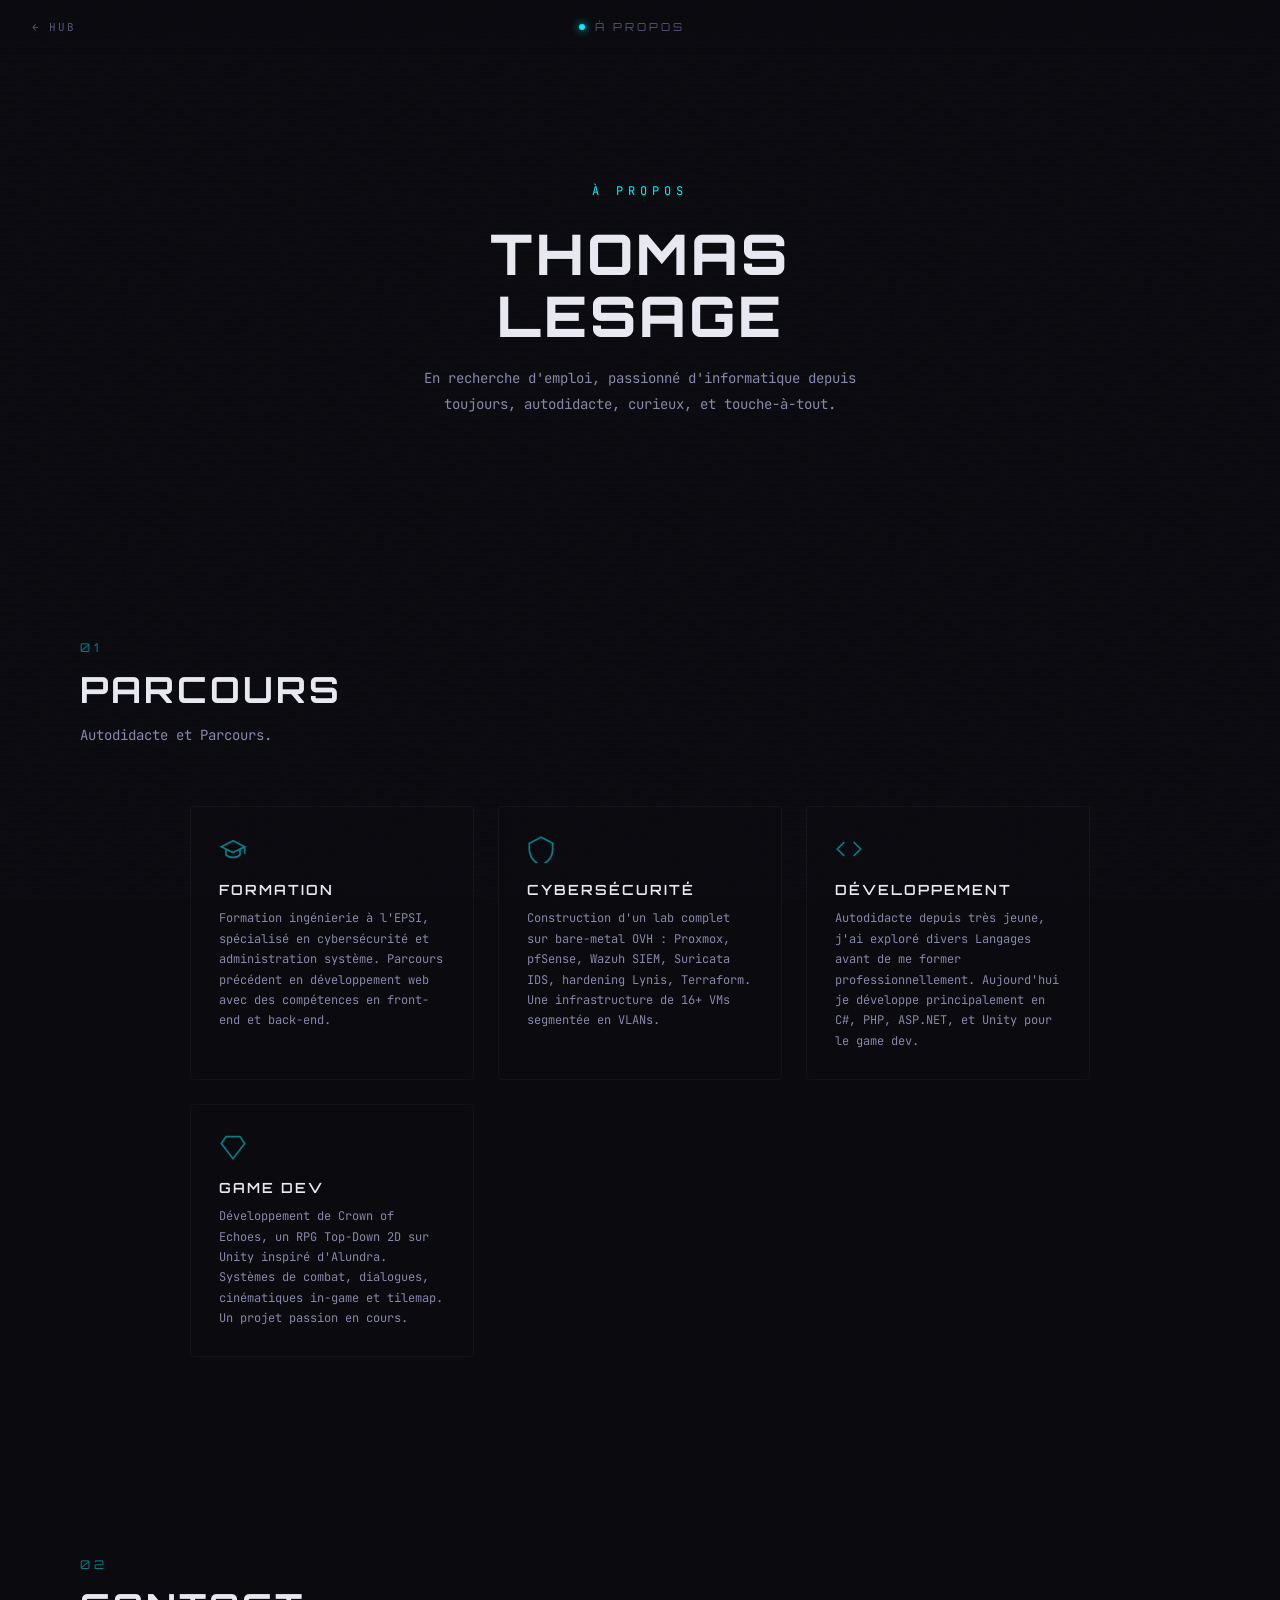
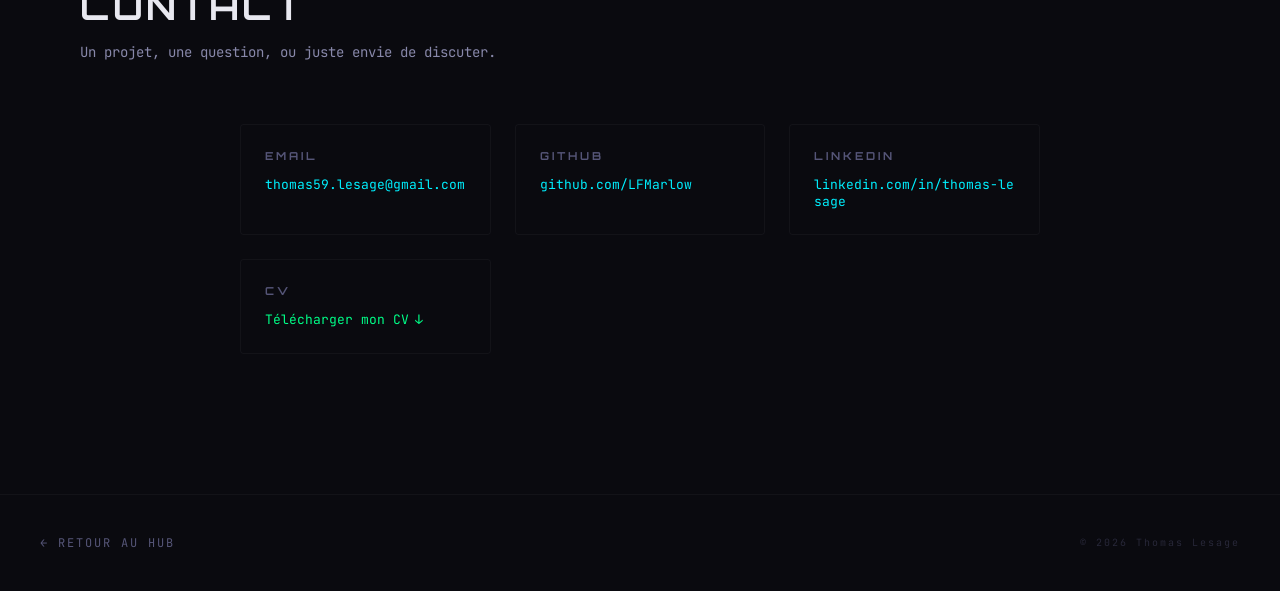
<file: about.html>
<!DOCTYPE html>
<html lang="fr">
<head>
  <meta charset="UTF-8">
  <meta name="viewport" content="width=device-width, initial-scale=1.0">
  <meta name="description" content="À propos de Thomas Lesage. Parcours, formation EPSI, contact et CV.">
  <link rel="icon" type="image/svg+xml" href="Assets/favicon.svg">
  <title>À propos Thomas Lesage</title>
  <link href="https://fonts.googleapis.com/css2?family=Orbitron:wght@400;500;600;700;800;900&family=JetBrains+Mono:wght@300;400;500;600;700&family=Space+Grotesk:wght@300;400;500;600;700&display=swap" rel="stylesheet">
  <link rel="stylesheet" href="Styles/variables.css">
  <link rel="stylesheet" href="Styles/base.css">
  <link rel="stylesheet" href="Styles/overlays.css">
  <link rel="stylesheet" href="Styles/sections.css">
  <link rel="stylesheet" href="Styles/About/about.css">
</head>
<body>

  <div class="noise-overlay"></div>
  <div class="scanlines"></div>

  <nav class="about-nav">
    <a href="index.html" class="nav-back" aria-label="Retour au hub">
      <span class="nav-arrow" aria-hidden="true">&larr;</span>
      <span>Hub</span>
    </a>
    <div class="nav-title">
      <span class="nav-dot"></span>
      À propos
    </div>
    <div class="nav-spacer"></div>
  </nav>

  <section class="about-hero">
    <div class="about-hero__badge">À propos</div>
    <h1 class="about-hero__title">Thomas<br>Lesage</h1>
    <p class="about-hero__subtitle">
      En recherche d'emploi, passionné d'informatique depuis toujours,
      autodidacte, curieux, et touche-à-tout.
    </p>
  </section>

  <section class="section" id="parcours">
    <div class="section__header">
      <span class="section__number">01</span>
      <h2 class="section__title">Parcours</h2>
      <p class="section__desc">Autodidacte et Parcours.</p>
    </div>

    <div class="about-cards">
      <div class="about-card">
        <div class="about-card__icon" aria-hidden="true">
          <svg viewBox="0 0 24 24" fill="none" stroke="currentColor" stroke-width="1.5">
            <path d="M22 10v6M2 10l10-5 10 5-10 5z"/><path d="M6 12v5c3 3 9 3 12 0v-5"/>
          </svg>
        </div>
        <h3 class="about-card__title">Formation</h3>
        <p class="about-card__desc">
          Formation ingénierie à l'EPSI, spécialisé en
          cybersécurité et administration système. Parcours précédent en
          développement web avec des compétences en front-end et back-end.
        </p>
      </div>

      <div class="about-card">
        <div class="about-card__icon" aria-hidden="true">
          <svg viewBox="0 0 24 24" fill="none" stroke="currentColor" stroke-width="1.5">
            <path d="M12 2L2 7v5c0 7.5 4.5 11.5 10 14 5.5-2.5 10-6.5 10-14V7L12 2z"/>
          </svg>
        </div>
        <h3 class="about-card__title">Cybersécurité</h3>
        <p class="about-card__desc">
          Construction d'un lab complet sur bare-metal OVH : Proxmox,
          pfSense, Wazuh SIEM, Suricata IDS, hardening Lynis, Terraform.
          Une infrastructure de 16+ VMs segmentée en VLANs.
        </p>
      </div>

      <div class="about-card">
        <div class="about-card__icon" aria-hidden="true">
          <svg viewBox="0 0 24 24" fill="none" stroke="currentColor" stroke-width="1.5">
            <polyline points="16 18 22 12 16 6"/><polyline points="8 6 2 12 8 18"/>
          </svg>
        </div>
        <h3 class="about-card__title">Développement</h3>
        <p class="about-card__desc">
          Autodidacte depuis très jeune, j'ai exploré divers Langages avant
          de me former professionnellement. Aujourd'hui je développe principalement en
          C#, PHP, ASP.NET, et Unity pour le game dev.
        </p>
      </div>

      <div class="about-card">
        <div class="about-card__icon" aria-hidden="true">
          <svg viewBox="0 0 24 24" fill="none" stroke="currentColor" stroke-width="1.5">
            <path d="M6 3h12l4 6-10 13L2 9z"/>
          </svg>
        </div>
        <h3 class="about-card__title">Game Dev</h3>
        <p class="about-card__desc">
          Développement de Crown of Echoes, un RPG Top-Down 2D sur Unity
          inspiré d'Alundra. Systèmes de combat, dialogues, cinématiques
          in-game et tilemap. Un projet passion en cours.
        </p>
      </div>
    </div>
  </section>

  <section class="section" id="contact">
    <div class="section__header">
      <span class="section__number">02</span>
      <h2 class="section__title">Contact</h2>
      <p class="section__desc">Un projet, une question, ou juste envie de discuter.</p>
    </div>

    <div class="contact-grid">
      <div class="contact-block">
        <h3 class="contact-block__title">Email</h3>
        <a href="mailto:thomas59.lesage@gmail.com" class="contact-block__link" aria-label="Envoyer un email">
          thomas59.lesage@gmail.com
        </a>
      </div>

      <div class="contact-block">
        <h3 class="contact-block__title">GitHub</h3>
        <a href="https://github.com/LFMarlow" target="_blank" rel="noopener" class="contact-block__link" aria-label="Profil GitHub">
          github.com/LFMarlow
        </a>
      </div>

      <div class="contact-block">
        <h3 class="contact-block__title">LinkedIn</h3>
        <a href="https://www.linkedin.com/in/thomas-lesage-147330116/" target="_blank" rel="noopener" class="contact-block__link" aria-label="Profil LinkedIn">
          linkedin.com/in/thomas-lesage
        </a>
      </div>

      <div class="contact-block">
        <h3 class="contact-block__title">CV</h3>
        <a href="Assets/Thomas_Lesage.pdf" download class="contact-block__link contact-block__link--download">
          Télécharger mon CV <span aria-hidden="true">↓</span>
        </a>
      </div>
    </div>
  </section>

  <footer class="about-footer">
    <a href="index.html" class="footer-link">&larr; Retour au Hub</a>
    <span class="footer-copy">&copy; 2026 Thomas Lesage</span>
  </footer>

  <script src="Scripts/scroll-reveal.js"></script>
</body>
</html>
</file>
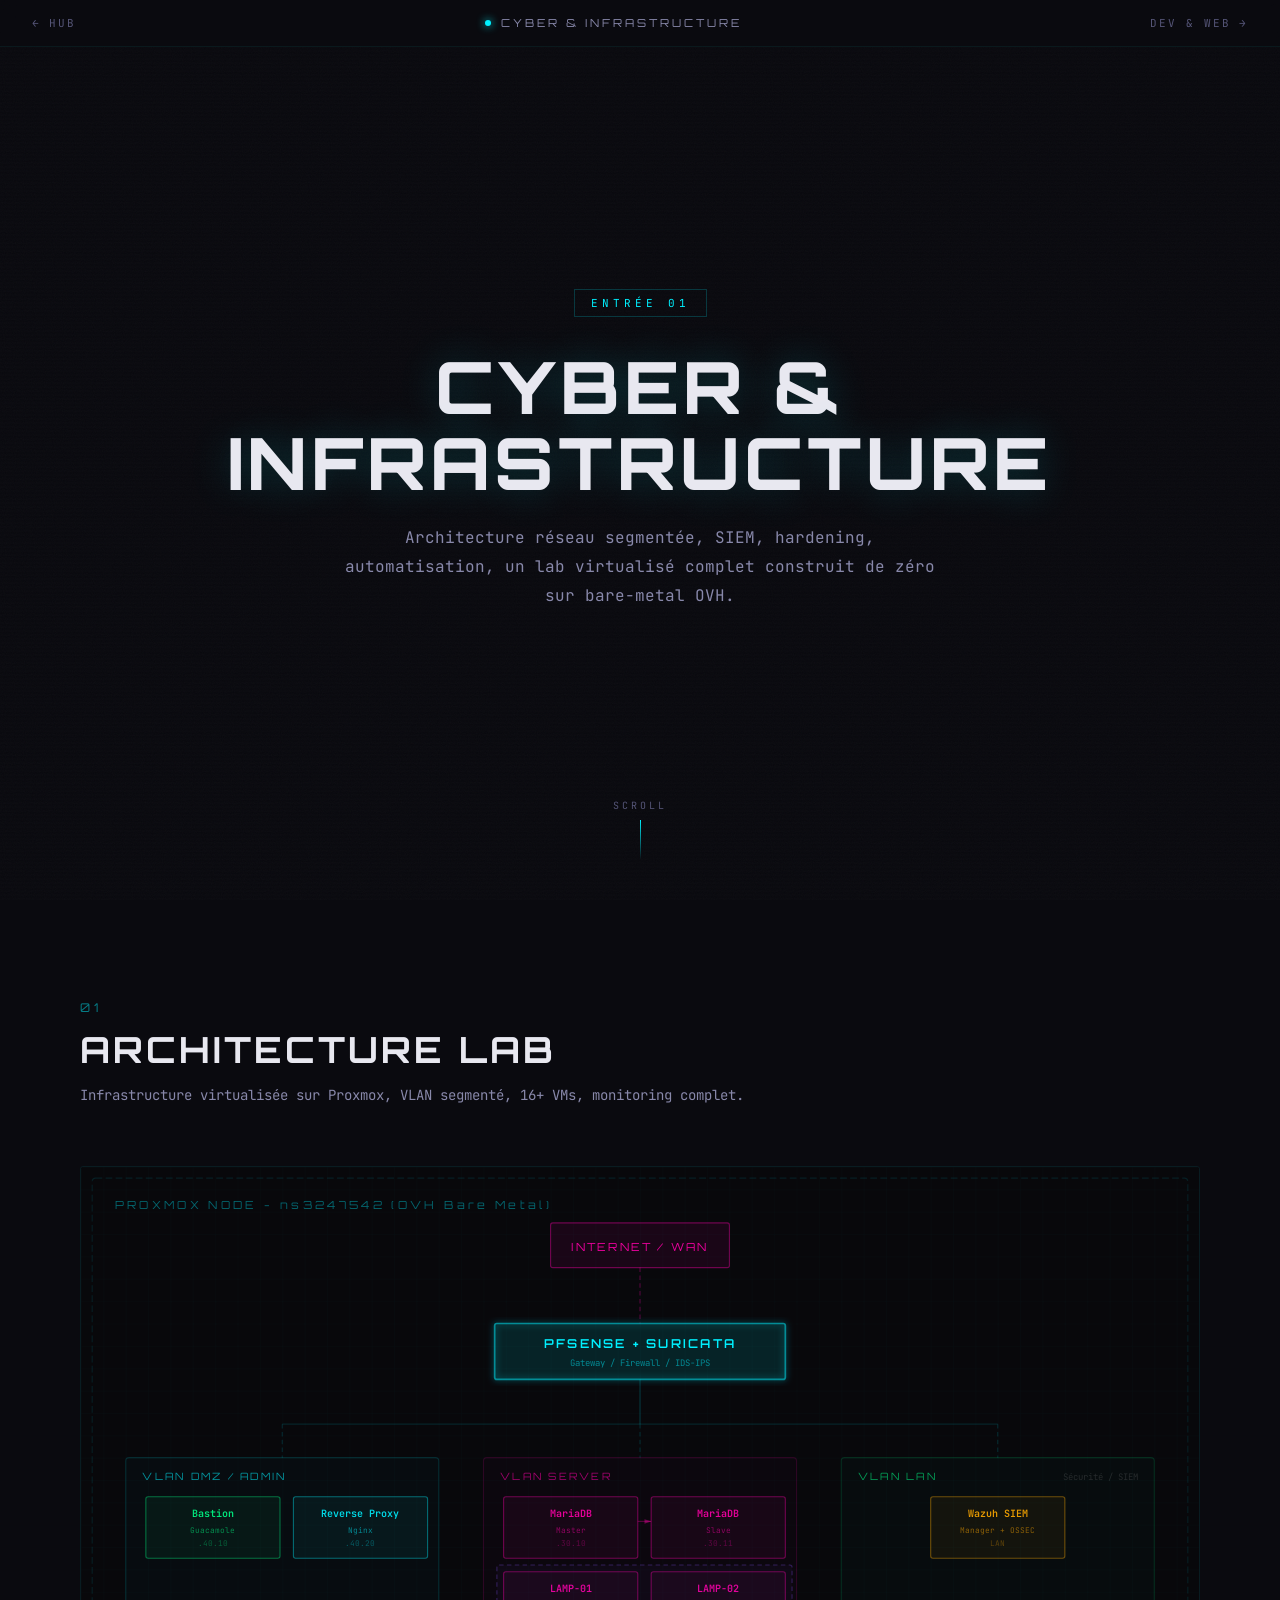
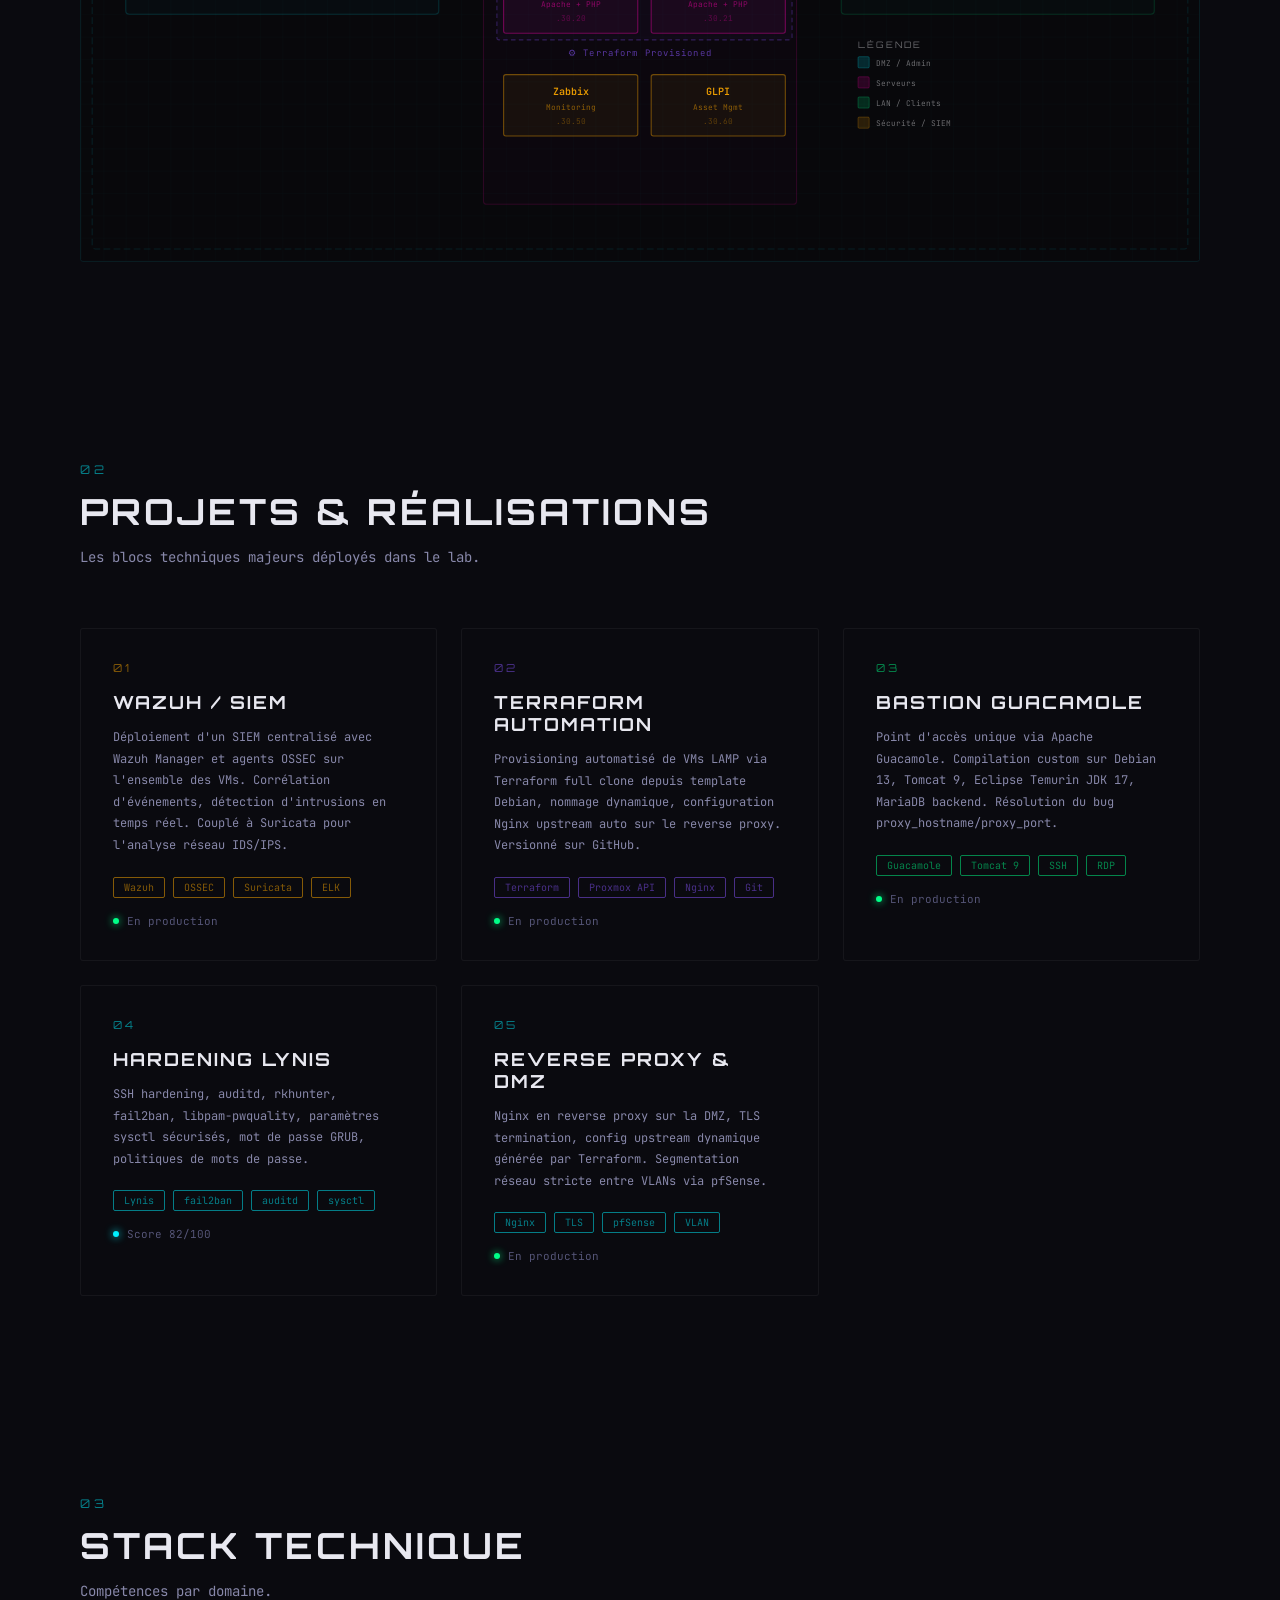
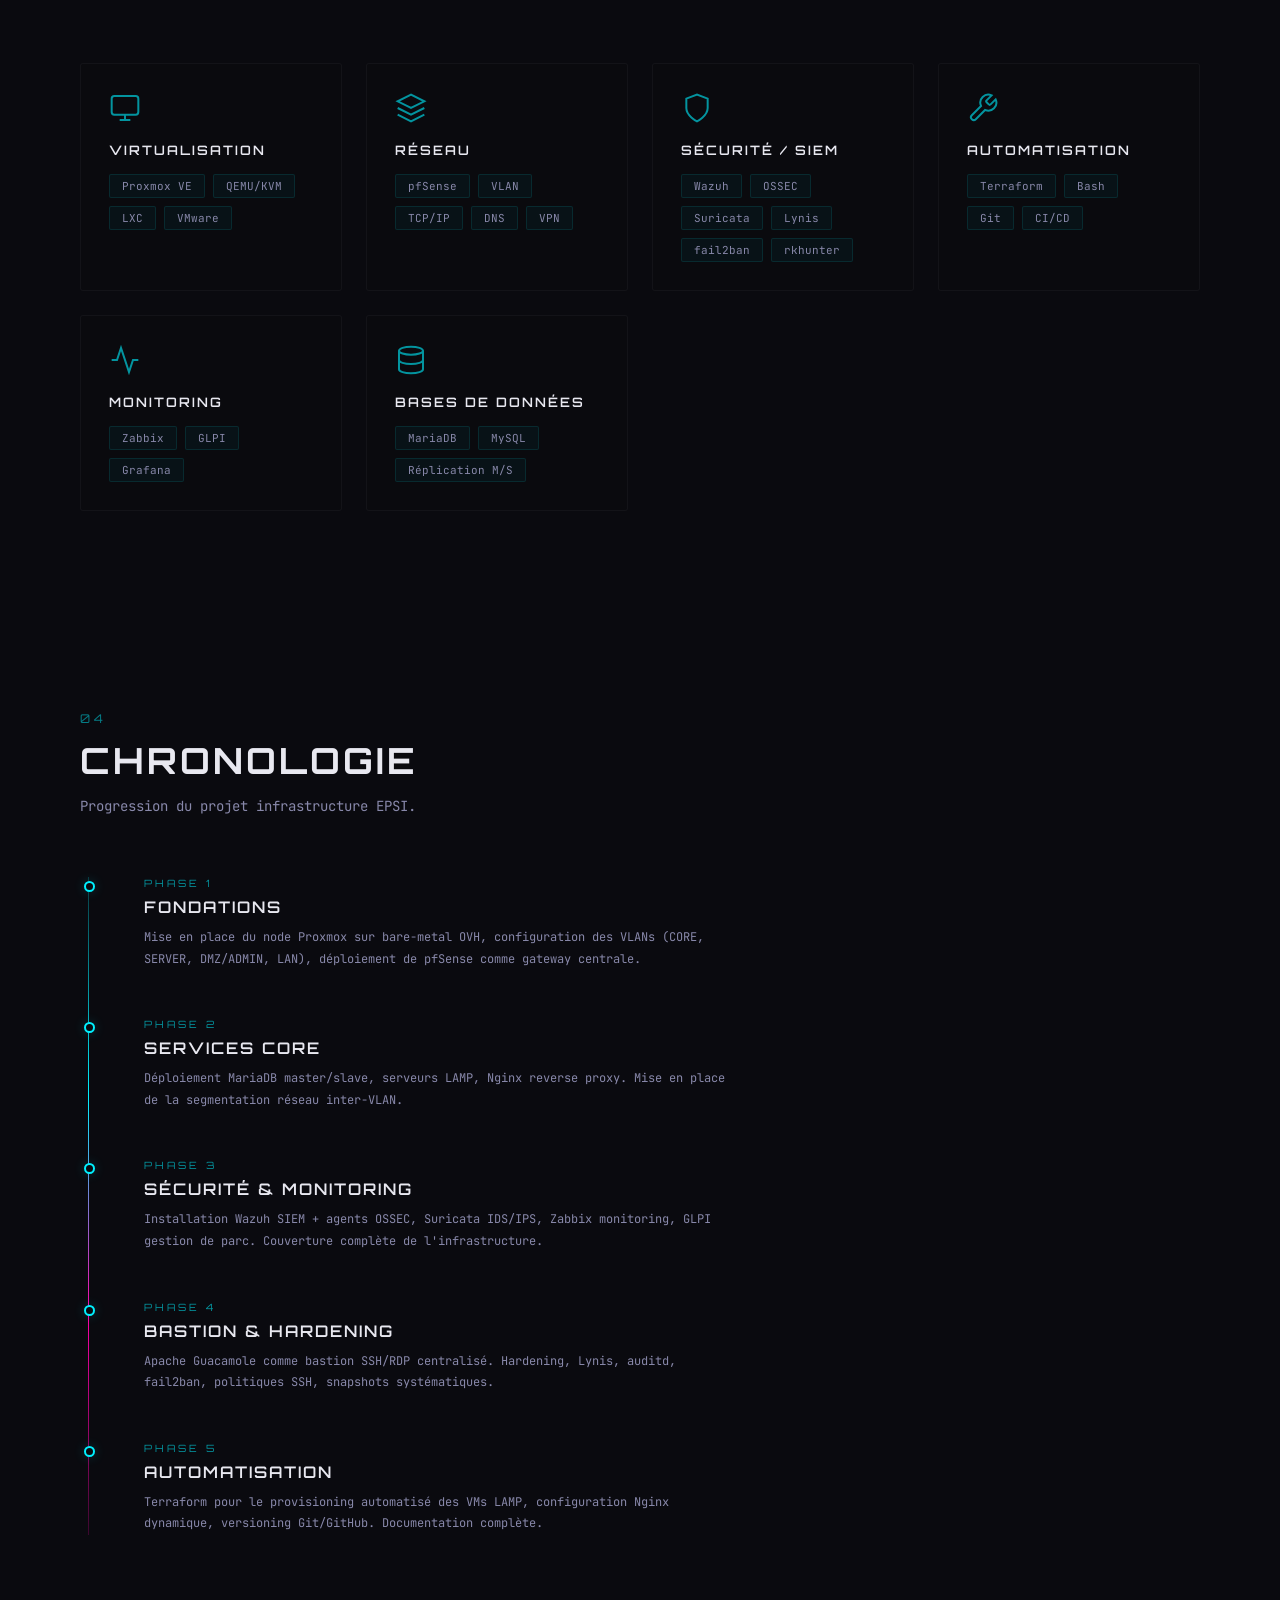
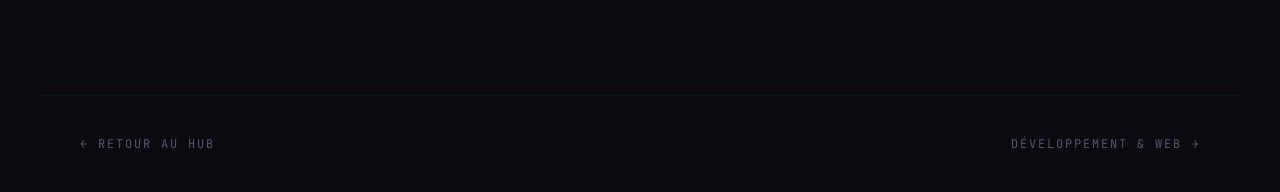
<file: cyber.html>
<!DOCTYPE html>
<html lang="fr">
<head>
  <meta charset="UTF-8">
  <meta name="viewport" content="width=device-width, initial-scale=1.0">
  <meta name="description" content="Cybersécurité & Infrastructure — Lab Proxmox, pfSense, Wazuh SIEM, Terraform, hardening Lynis. Portfolio Thomas Lesage.">
  <link rel="icon" type="image/svg+xml" href="Assets/favicon.svg">
  <title>Cyber & Infrastructure Thomas Lesage</title>
  <link href="https://fonts.googleapis.com/css2?family=Orbitron:wght@400;500;600;700;800;900&family=JetBrains+Mono:wght@300;400;500;600;700&family=Space+Grotesk:wght@300;400;500;600;700&display=swap" rel="stylesheet">
  <link rel="stylesheet" href="Styles/variables.css">
  <link rel="stylesheet" href="Styles/base.css">
  <link rel="stylesheet" href="Styles/overlays.css">
  <link rel="stylesheet" href="Styles/Cyber/hero.css">
  <link rel="stylesheet" href="Styles/Cyber/architecture.css">
  <link rel="stylesheet" href="Styles/Cyber/projects.css">
  <link rel="stylesheet" href="Styles/Cyber/stack.css">
  <link rel="stylesheet" href="Styles/Cyber/timeline.css">
  <link rel="stylesheet" href="Styles/Cyber/nav.css">
  <link rel="stylesheet" href="Styles/Cyber/responsive.css">
</head>
<body>

  <div class="noise-overlay"></div>
  <div class="scanlines"></div>

  <nav class="cyber-nav">
    <a href="index.html" class="nav-back">
      <span class="nav-arrow">&larr;</span>
      <span>Hub</span>
    </a>
    <div class="nav-title">
      <span class="nav-dot"></span>
      Cyber &amp; Infrastructure
    </div>
    <a href="dev.html" class="nav-next">
      <span>Dev &amp; Web</span>
      <span class="nav-arrow">&rarr;</span>
    </a>
  </nav>

  <section class="cyber-hero">
    <div class="cyber-hero__badge">Entrée 01</div>
    <h1 class="cyber-hero__title">Cyber &amp;<br>Infrastructure</h1>
    <p class="cyber-hero__subtitle">
      Architecture réseau segmentée, SIEM, hardening, automatisation,
      un lab virtualisé complet construit de zéro sur bare-metal OVH.
    </p>
    <div class="cyber-hero__scroll-hint">
      <span>Scroll</span>
      <div class="scroll-line"></div>
    </div>
  </section>

  <section class="section" id="architecture">
    <div class="section__header">
      <span class="section__number">01</span>
      <h2 class="section__title">Architecture Lab</h2>
      <p class="section__desc">Infrastructure virtualisée sur Proxmox, VLAN segmenté, 16+ VMs, monitoring complet.</p>
    </div>

    <div class="arch-container">

      <div class="arch-tooltip" id="arch-tooltip">
        <div class="arch-tooltip__name"></div>
        <div class="arch-tooltip__detail"></div>
      </div>

      <div id="arch-diagram"></div>
    </div>
  </section>

  <section class="section" id="projects">
    <div class="section__header">
      <span class="section__number">02</span>
      <h2 class="section__title">Projets &amp; Réalisations</h2>
      <p class="section__desc">Les blocs techniques majeurs déployés dans le lab.</p>
    </div>

    <div class="projects-grid">
      <article class="project-card" data-accent="orange">
        <div class="project-card__number">01</div>
        <h3 class="project-card__title">Wazuh / SIEM</h3>
        <p class="project-card__desc">Déploiement d'un SIEM centralisé avec Wazuh Manager et agents OSSEC sur l'ensemble des VMs. Corrélation d'événements, détection d'intrusions en temps réel. Couplé à Suricata pour l'analyse réseau IDS/IPS.</p>
        <div class="project-card__tags"><span>Wazuh</span><span>OSSEC</span><span>Suricata</span><span>ELK</span></div>
        <div class="project-card__status"><span class="status-indicator status-indicator--live"></span> En production</div>
      </article>

      <article class="project-card" data-accent="purple">
        <div class="project-card__number">02</div>
        <h3 class="project-card__title">Terraform Automation</h3>
        <p class="project-card__desc">Provisioning automatisé de VMs LAMP via Terraform full clone depuis template Debian, nommage dynamique, configuration Nginx upstream auto sur le reverse proxy. Versionné sur GitHub.</p>
        <div class="project-card__tags"><span>Terraform</span><span>Proxmox API</span><span>Nginx</span><span>Git</span></div>
        <div class="project-card__status"><span class="status-indicator status-indicator--live"></span> En production</div>
      </article>

      <article class="project-card" data-accent="green">
        <div class="project-card__number">03</div>
        <h3 class="project-card__title">Bastion Guacamole</h3>
        <p class="project-card__desc">Point d'accès unique via Apache Guacamole. Compilation custom sur Debian 13, Tomcat 9, Eclipse Temurin JDK 17, MariaDB backend. Résolution du bug proxy_hostname/proxy_port.</p>
        <div class="project-card__tags"><span>Guacamole</span><span>Tomcat 9</span><span>SSH</span><span>RDP</span></div>
        <div class="project-card__status"><span class="status-indicator status-indicator--live"></span> En production</div>
      </article>

      <article class="project-card" data-accent="cyan">
        <div class="project-card__number">04</div>
        <h3 class="project-card__title">Hardening Lynis</h3>
        <p class="project-card__desc">SSH hardening, auditd, rkhunter, fail2ban, libpam-pwquality, paramètres sysctl sécurisés, mot de passe GRUB, politiques de mots de passe.</p>
        <div class="project-card__tags"><span>Lynis</span><span>fail2ban</span><span>auditd</span><span>sysctl</span></div>
        <div class="project-card__status"><span class="status-indicator status-indicator--complete"></span> Score 82/100</div>
      </article>

      <article class="project-card" data-accent="cyan">
        <div class="project-card__number">05</div>
        <h3 class="project-card__title">Reverse Proxy &amp; DMZ</h3>
        <p class="project-card__desc">Nginx en reverse proxy sur la DMZ, TLS termination, config upstream dynamique générée par Terraform. Segmentation réseau stricte entre VLANs via pfSense.</p>
        <div class="project-card__tags"><span>Nginx</span><span>TLS</span><span>pfSense</span><span>VLAN</span></div>
        <div class="project-card__status"><span class="status-indicator status-indicator--live"></span> En production</div>
      </article>
    </div>
  </section>

  <section class="section" id="stack">
    <div class="section__header">
      <span class="section__number">03</span>
      <h2 class="section__title">Stack Technique</h2>
      <p class="section__desc">Compétences par domaine.</p>
    </div>

    <div class="stack-grid">
      <div class="stack-category">
        <div class="stack-category__icon"><svg viewBox="0 0 24 24" fill="none" stroke="currentColor" stroke-width="1.5"><rect x="2" y="3" width="20" height="14" rx="2"/><line x1="8" y1="21" x2="16" y2="21"/><line x1="12" y1="17" x2="12" y2="21"/></svg></div>
        <h3 class="stack-category__title">Virtualisation</h3>
        <div class="stack-category__items"><span>Proxmox VE</span><span>QEMU/KVM</span><span>LXC</span><span>VMware</span></div>
      </div>
      <div class="stack-category">
        <div class="stack-category__icon"><svg viewBox="0 0 24 24" fill="none" stroke="currentColor" stroke-width="1.5"><path d="M12 2L2 7l10 5 10-5-10-5z"/><path d="M2 17l10 5 10-5"/><path d="M2 12l10 5 10-5"/></svg></div>
        <h3 class="stack-category__title">Réseau</h3>
        <div class="stack-category__items"><span>pfSense</span><span>VLAN</span><span>TCP/IP</span><span>DNS</span><span>VPN</span></div>
      </div>
      <div class="stack-category">
        <div class="stack-category__icon"><svg viewBox="0 0 24 24" fill="none" stroke="currentColor" stroke-width="1.5"><path d="M12 22s8-4 8-10V5l-8-3-8 3v7c0 6 8 10 8 10z"/></svg></div>
        <h3 class="stack-category__title">Sécurité / SIEM</h3>
        <div class="stack-category__items"><span>Wazuh</span><span>OSSEC</span><span>Suricata</span><span>Lynis</span><span>fail2ban</span><span>rkhunter</span></div>
      </div>
      <div class="stack-category">
        <div class="stack-category__icon"><svg viewBox="0 0 24 24" fill="none" stroke="currentColor" stroke-width="1.5"><path d="M14.7 6.3a1 1 0 0 0 0 1.4l1.6 1.6a1 1 0 0 0 1.4 0l3.77-3.77a6 6 0 0 1-7.94 7.94l-6.91 6.91a2.12 2.12 0 0 1-3-3l6.91-6.91a6 6 0 0 1 7.94-7.94l-3.76 3.76z"/></svg></div>
        <h3 class="stack-category__title">Automatisation</h3>
        <div class="stack-category__items"><span>Terraform</span><span>Bash</span><span>Git</span><span>CI/CD</span></div>
      </div>
      <div class="stack-category">
        <div class="stack-category__icon"><svg viewBox="0 0 24 24" fill="none" stroke="currentColor" stroke-width="1.5"><path d="M22 12h-4l-3 9L9 3l-3 9H2"/></svg></div>
        <h3 class="stack-category__title">Monitoring</h3>
        <div class="stack-category__items"><span>Zabbix</span><span>GLPI</span><span>Grafana</span></div>
      </div>
      <div class="stack-category">
        <div class="stack-category__icon"><svg viewBox="0 0 24 24" fill="none" stroke="currentColor" stroke-width="1.5"><ellipse cx="12" cy="5" rx="9" ry="3"/><path d="M21 12c0 1.66-4 3-9 3s-9-1.34-9-3"/><path d="M3 5v14c0 1.66 4 3 9 3s9-1.34 9-3V5"/></svg></div>
        <h3 class="stack-category__title">Bases de données</h3>
        <div class="stack-category__items"><span>MariaDB</span><span>MySQL</span><span>Réplication M/S</span></div>
      </div>
    </div>
  </section>

  <section class="section" id="timeline">
    <div class="section__header">
      <span class="section__number">04</span>
      <h2 class="section__title">Chronologie</h2>
      <p class="section__desc">Progression du projet infrastructure EPSI.</p>
    </div>

    <div class="timeline">
      <div class="timeline__line"></div>

      <div class="timeline__item">
        <div class="timeline__dot"></div>
        <div class="timeline__date">Phase 1</div>
        <div class="timeline__content">
          <h3>Fondations</h3>
          <p>Mise en place du node Proxmox sur bare-metal OVH, configuration des VLANs (CORE, SERVER, DMZ/ADMIN, LAN), déploiement de pfSense comme gateway centrale.</p>
        </div>
      </div>

      <div class="timeline__item">
        <div class="timeline__dot"></div>
        <div class="timeline__date">Phase 2</div>
        <div class="timeline__content">
          <h3>Services Core</h3>
          <p>Déploiement MariaDB master/slave, serveurs LAMP, Nginx reverse proxy. Mise en place de la segmentation réseau inter-VLAN.</p>
        </div>
      </div>

      <div class="timeline__item">
        <div class="timeline__dot"></div>
        <div class="timeline__date">Phase 3</div>
        <div class="timeline__content">
          <h3>Sécurité &amp; Monitoring</h3>
          <p>Installation Wazuh SIEM + agents OSSEC, Suricata IDS/IPS, Zabbix monitoring, GLPI gestion de parc. Couverture complète de l'infrastructure.</p>
        </div>
      </div>

      <div class="timeline__item">
        <div class="timeline__dot"></div>
        <div class="timeline__date">Phase 4</div>
        <div class="timeline__content">
          <h3>Bastion &amp; Hardening</h3>
          <p>Apache Guacamole comme bastion SSH/RDP centralisé. Hardening, Lynis, auditd, fail2ban, politiques SSH, snapshots systématiques.</p>
        </div>
      </div>

      <div class="timeline__item">
        <div class="timeline__dot"></div>
        <div class="timeline__date">Phase 5</div>
        <div class="timeline__content">
          <h3>Automatisation</h3>
          <p>Terraform pour le provisioning automatisé des VMs LAMP, configuration Nginx dynamique, versioning Git/GitHub. Documentation complète.</p>
        </div>
      </div>
    </div>
  </section>

  <footer class="cyber-footer">
    <a href="index.html" class="footer-link">&larr; Retour au Hub</a>
    <a href="dev.html" class="footer-link">Développement &amp; Web &rarr;</a>
  </footer>

  <script src="Scripts/architecture.js"></script>
  <script src="Scripts/scroll-reveal.js"></script>
</body>
</html>
</file>
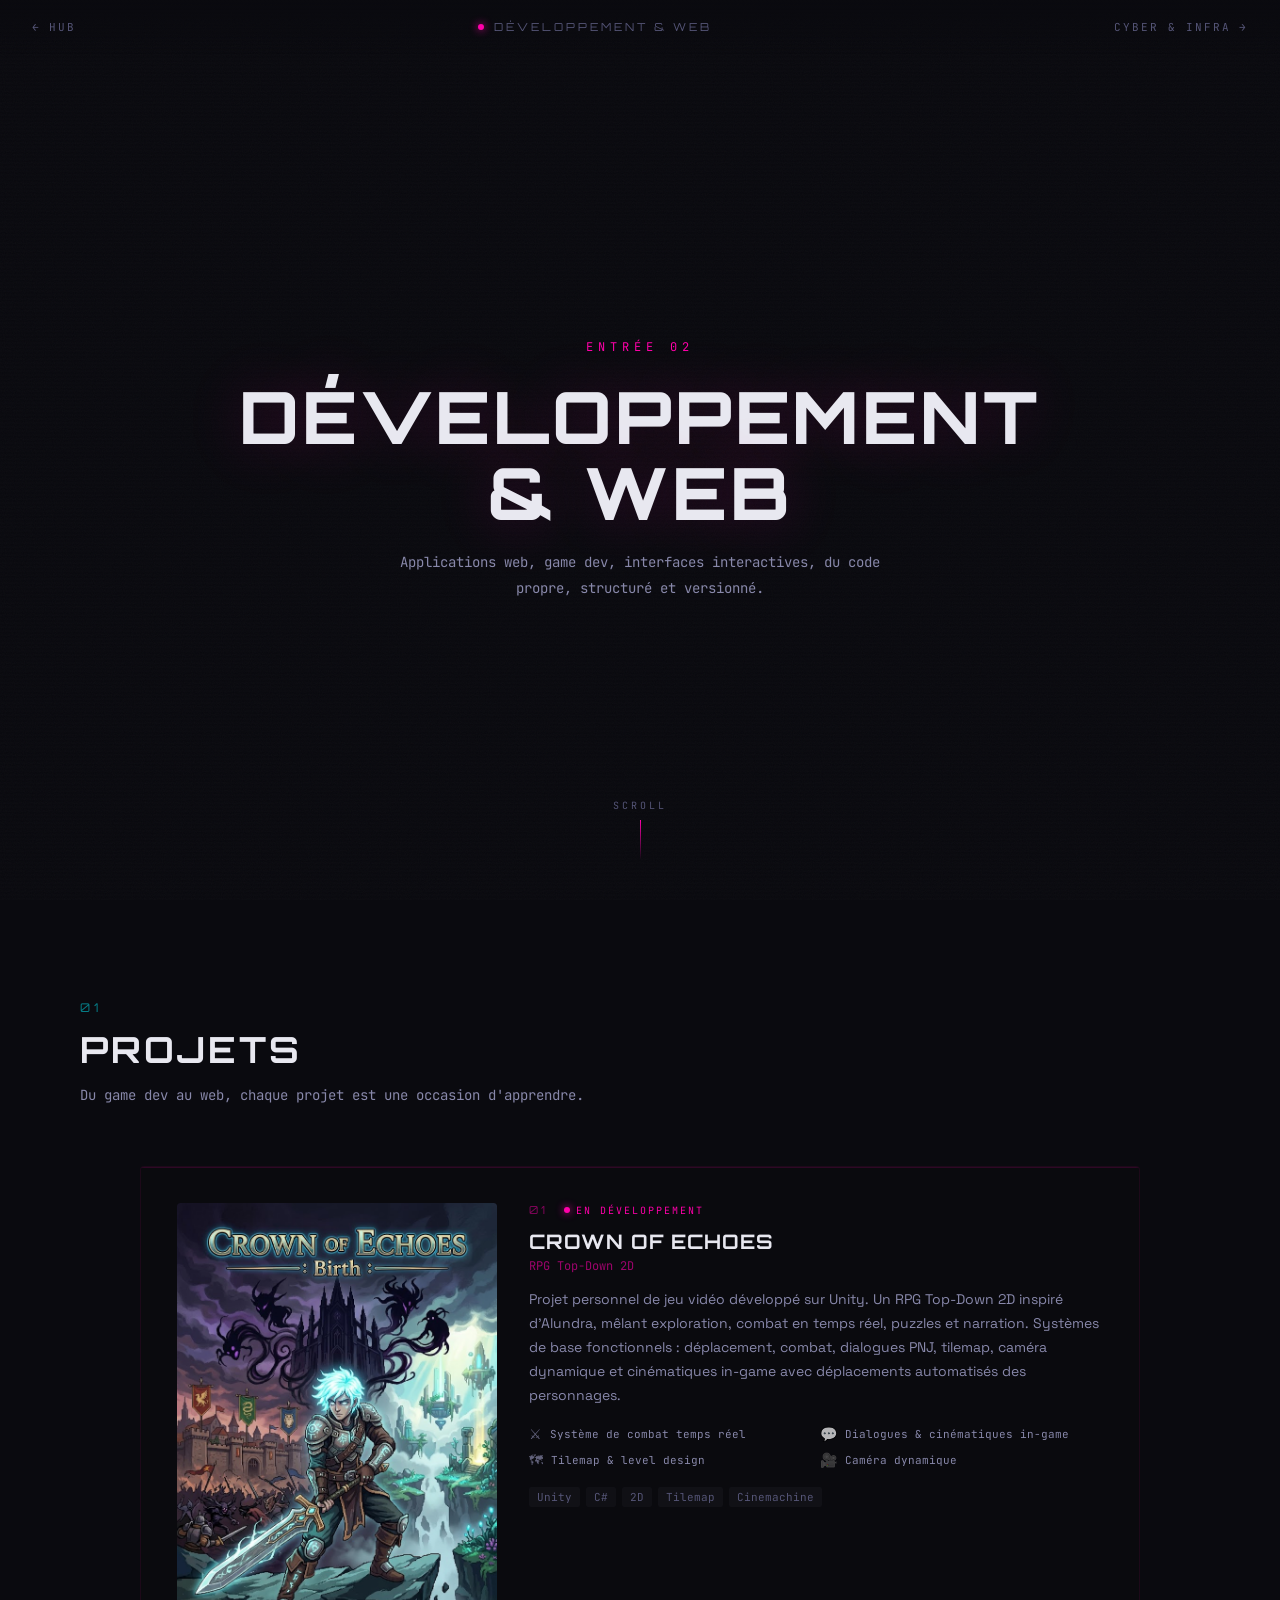
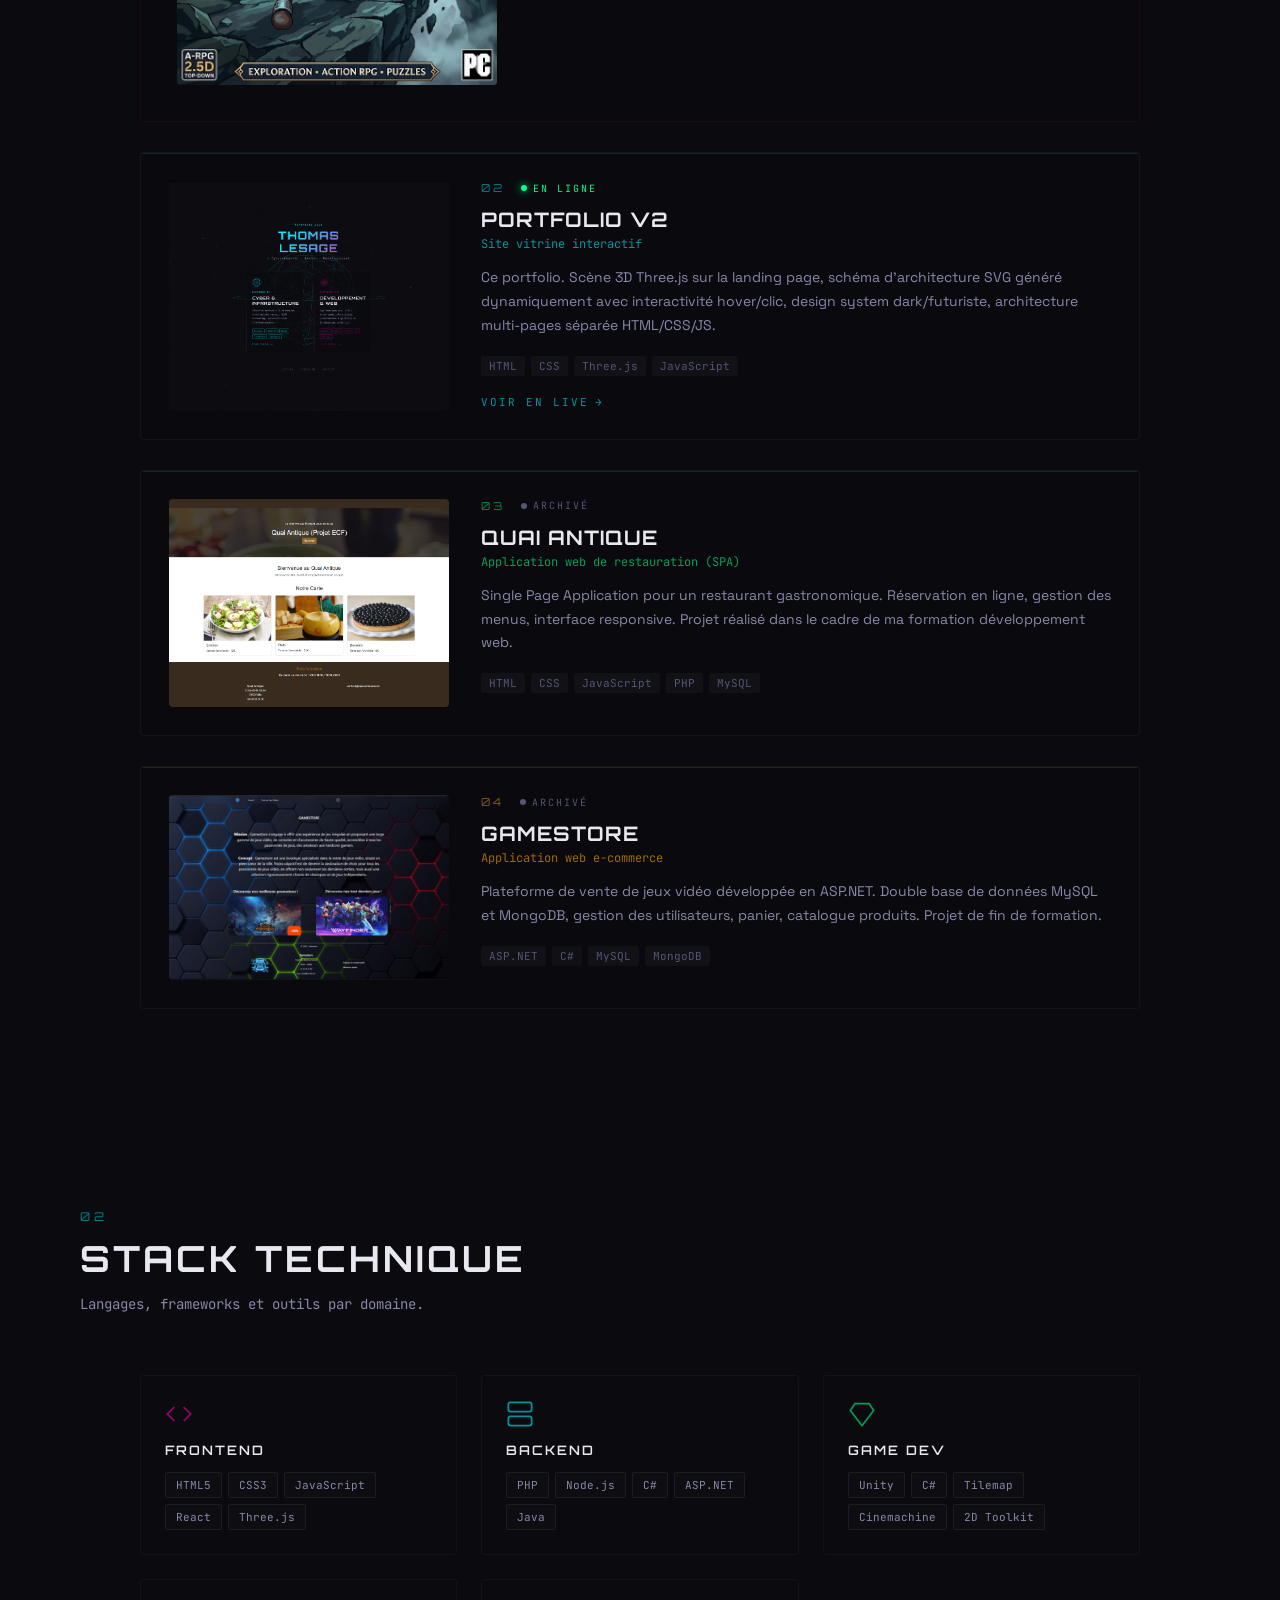
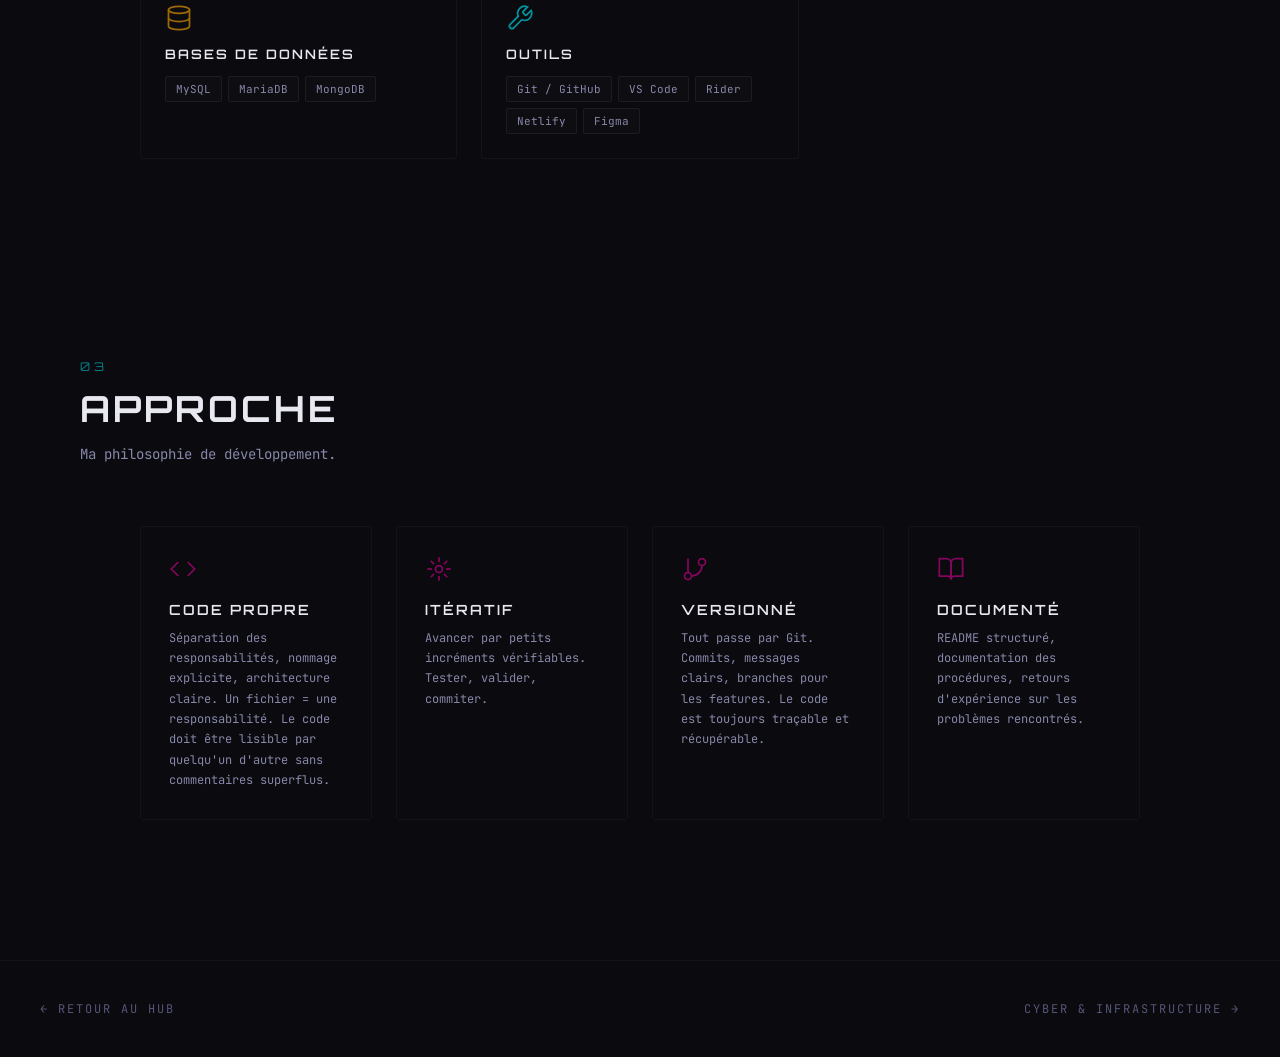
<file: dev.html>
<!DOCTYPE html>
<html lang="fr">
<head>
  <meta charset="UTF-8">
  <meta name="viewport" content="width=device-width, initial-scale=1.0">
  <meta name="description" content="Développement & Web — Crown of Echoes (Unity), Portfolio Three.js, applications web. Portfolio Thomas Lesage.">
  <link rel="icon" type="image/svg+xml" href="Assets/favicon.svg">
  <title>Développement & Web Thomas Lesage</title>
  <link href="https://fonts.googleapis.com/css2?family=Orbitron:wght@400;500;600;700;800;900&family=JetBrains+Mono:wght@300;400;500;600;700&family=Space+Grotesk:wght@300;400;500;600;700&display=swap" rel="stylesheet">
  <link rel="stylesheet" href="Styles/variables.css">
  <link rel="stylesheet" href="Styles/base.css">
  <link rel="stylesheet" href="Styles/overlays.css">
  <link rel="stylesheet" href="Styles/sections.css">
  <link rel="stylesheet" href="Styles/Dev/hero.css">
  <link rel="stylesheet" href="Styles/Dev/projects.css">
  <link rel="stylesheet" href="Styles/Dev/stack.css">
  <link rel="stylesheet" href="Styles/Dev/approach.css">
  <link rel="stylesheet" href="Styles/Dev/nav.css">
  <link rel="stylesheet" href="Styles/Dev/responsive.css">
</head>
<body>

  <div class="noise-overlay"></div>
  <div class="scanlines"></div>

  <nav class="dev-nav">
    <a href="index.html" class="nav-back">
      <span class="nav-arrow">&larr;</span>
      <span>Hub</span>
    </a>
    <div class="nav-title">
      <span class="nav-dot"></span>
      Développement &amp; Web
    </div>
    <a href="cyber.html" class="nav-next">
      <span>Cyber &amp; Infra</span>
      <span class="nav-arrow">&rarr;</span>
    </a>
  </nav>

  <section class="dev-hero">
    <div class="dev-hero__badge">Entrée 02</div>
    <h1 class="dev-hero__title">Développement<br>&amp; Web</h1>
    <p class="dev-hero__subtitle">
      Applications web, game dev, interfaces interactives,
      du code propre, structuré et versionné.
    </p>
    <div class="dev-hero__scroll-hint">
      <span>Scroll</span>
      <div class="scroll-line"></div>
    </div>
  </section>

  <section class="section" id="projects">
    <div class="section__header">
      <span class="section__number">01</span>
      <h2 class="section__title">Projets</h2>
      <p class="section__desc">Du game dev au web, chaque projet est une occasion d'apprendre.</p>
    </div>

    <div class="dev-projects">

      <article class="dev-project dev-project--featured" data-accent="magenta">
        <div class="dev-project__visual">
          <img src="Assets/Images/CoE.jpg" alt="Crown of Echoes">
        </div>
        <div class="dev-project__content">
          <div class="dev-project__meta">
            <span class="dev-project__number">01</span>
            <span class="dev-project__status dev-project__status--wip">
              <span class="status-dot"></span> En développement
            </span>
          </div>
          <h3 class="dev-project__title">Crown of Echoes</h3>
          <p class="dev-project__type">RPG Top-Down 2D</p>
          <p class="dev-project__desc">
            Projet personnel de jeu vidéo développé sur Unity. Un RPG Top-Down 2D
            inspiré d'Alundra, mêlant exploration, combat en temps réel, puzzles
            et narration. Systèmes de base fonctionnels : déplacement, combat,
            dialogues PNJ, tilemap, caméra dynamique et cinématiques in-game
            avec déplacements automatisés des personnages.
          </p>
          <div class="dev-project__features">
            <div class="feature">
              <span class="feature__icon">⚔</span>
              <span>Système de combat temps réel</span>
            </div>
            <div class="feature">
              <span class="feature__icon">💬</span>
              <span>Dialogues & cinématiques in-game</span>
            </div>
            <div class="feature">
              <span class="feature__icon">🗺</span>
              <span>Tilemap & level design</span>
            </div>
            <div class="feature">
              <span class="feature__icon">🎥</span>
              <span>Caméra dynamique</span>
            </div>
          </div>
          <div class="dev-project__tags">
            <span>Unity</span><span>C#</span><span>2D</span><span>Tilemap</span><span>Cinemachine</span>
          </div>
        </div>
      </article>

      <article class="dev-project" data-accent="cyan">
        <div class="dev-project__visual">
          <img src="Assets/Images/Portfolio_v2.0.png" alt="PortFolio V2.0">
        </div>
        <div class="dev-project__content">
          <div class="dev-project__meta">
            <span class="dev-project__number">02</span>
            <span class="dev-project__status dev-project__status--live">
              <span class="status-dot"></span> En ligne
            </span>
          </div>
          <h3 class="dev-project__title">Portfolio v2</h3>
          <p class="dev-project__type">Site vitrine interactif</p>
          <p class="dev-project__desc">
            Ce portfolio. Scène 3D Three.js sur la landing page, schéma
            d'architecture SVG généré dynamiquement avec interactivité
            hover/clic, design system dark/futuriste, architecture multi-pages
            séparée HTML/CSS/JS.
          </p>
          <div class="dev-project__tags">
            <span>HTML</span><span>CSS</span><span>Three.js</span><span>JavaScript</span>
          </div>
          <a href="https://thomaslesage.netlify.app" class="dev-project__link" target="_blank" rel="noopener">
            Voir en live <span>&rarr;</span>
          </a>
        </div>
      </article>

      <article class="dev-project" data-accent="green">
        <div class="dev-project__visual">
          <img src="Assets/Images/quai_antique.png" alt="Quai Antique">
        </div>
        <div class="dev-project__content">
          <div class="dev-project__meta">
            <span class="dev-project__number">03</span>
            <span class="dev-project__status dev-project__status--archived">
              <span class="status-dot"></span> Archivé
            </span>
          </div>
          <h3 class="dev-project__title">Quai Antique</h3>
          <p class="dev-project__type">Application web de restauration (SPA)</p>
          <p class="dev-project__desc">
            Single Page Application pour un restaurant gastronomique.
            Réservation en ligne, gestion des menus, interface responsive.
            Projet réalisé dans le cadre de ma formation développement web.
          </p>
          <div class="dev-project__tags">
            <span>HTML</span><span>CSS</span><span>JavaScript</span><span>PHP</span><span>MySQL</span>
          </div>
        </div>
      </article>

      <article class="dev-project" data-accent="orange">
        <div class="dev-project__visual">
          <img src="Assets/Images/gamestore.png" alt="Gamestore">
        </div>
        <div class="dev-project__content">
          <div class="dev-project__meta">
            <span class="dev-project__number">04</span>
            <span class="dev-project__status dev-project__status--archived">
              <span class="status-dot"></span> Archivé
            </span>
          </div>
          <h3 class="dev-project__title">Gamestore</h3>
          <p class="dev-project__type">Application web e-commerce</p>
          <p class="dev-project__desc">
            Plateforme de vente de jeux vidéo développée en ASP.NET.
            Double base de données MySQL et MongoDB, gestion des utilisateurs,
            panier, catalogue produits. Projet de fin de formation.
          </p>
          <div class="dev-project__tags">
            <span>ASP.NET</span><span>C#</span><span>MySQL</span><span>MongoDB</span>
          </div>
        </div>
      </article>

    </div>
  </section>

  <section class="section" id="stack">
    <div class="section__header">
      <span class="section__number">02</span>
      <h2 class="section__title">Stack Technique</h2>
      <p class="section__desc">Langages, frameworks et outils par domaine.</p>
    </div>

    <div class="stack-grid">
      <div class="stack-category" data-accent="magenta">
        <div class="stack-category__icon"><svg viewBox="0 0 24 24" fill="none" stroke="currentColor" stroke-width="1.5"><polyline points="16 18 22 12 16 6"/><polyline points="8 6 2 12 8 18"/></svg></div>
        <h3 class="stack-category__title">Frontend</h3>
        <div class="stack-category__items"><span>HTML5</span><span>CSS3</span><span>JavaScript</span><span>React</span><span>Three.js</span></div>
      </div>
      <div class="stack-category" data-accent="cyan">
        <div class="stack-category__icon"><svg viewBox="0 0 24 24" fill="none" stroke="currentColor" stroke-width="1.5"><rect x="2" y="2" width="20" height="8" rx="2"/><rect x="2" y="14" width="20" height="8" rx="2"/><line x1="6" y1="6" x2="6.01" y2="6"/><line x1="6" y1="18" x2="6.01" y2="18"/></svg></div>
        <h3 class="stack-category__title">Backend</h3>
        <div class="stack-category__items"><span>PHP</span><span>Node.js</span><span>C#</span><span>ASP.NET</span><span>Java</span></div>
      </div>
      <div class="stack-category" data-accent="green">
        <div class="stack-category__icon"><svg viewBox="0 0 24 24" fill="none" stroke="currentColor" stroke-width="1.5"><path d="M6 3h12l4 6-10 13L2 9z"/></svg></div>
        <h3 class="stack-category__title">Game Dev</h3>
        <div class="stack-category__items"><span>Unity</span><span>C#</span><span>Tilemap</span><span>Cinemachine</span><span>2D Toolkit</span></div>
      </div>
      <div class="stack-category" data-accent="orange">
        <div class="stack-category__icon"><svg viewBox="0 0 24 24" fill="none" stroke="currentColor" stroke-width="1.5"><ellipse cx="12" cy="5" rx="9" ry="3"/><path d="M21 12c0 1.66-4 3-9 3s-9-1.34-9-3"/><path d="M3 5v14c0 1.66 4 3 9 3s9-1.34 9-3V5"/></svg></div>
        <h3 class="stack-category__title">Bases de données</h3>
        <div class="stack-category__items"><span>MySQL</span><span>MariaDB</span><span>MongoDB</span></div>
      </div>
      <div class="stack-category" data-accent="cyan">
        <div class="stack-category__icon"><svg viewBox="0 0 24 24" fill="none" stroke="currentColor" stroke-width="1.5"><path d="M14.7 6.3a1 1 0 0 0 0 1.4l1.6 1.6a1 1 0 0 0 1.4 0l3.77-3.77a6 6 0 0 1-7.94 7.94l-6.91 6.91a2.12 2.12 0 0 1-3-3l6.91-6.91a6 6 0 0 1 7.94-7.94l-3.76 3.76z"/></svg></div>
        <h3 class="stack-category__title">Outils</h3>
        <div class="stack-category__items"><span>Git / GitHub</span><span>VS Code</span><span>Rider</span><span>Netlify</span><span>Figma</span></div>
      </div>
    </div>
  </section>

  <section class="section" id="approach">
    <div class="section__header">
      <span class="section__number">03</span>
      <h2 class="section__title">Approche</h2>
      <p class="section__desc">Ma philosophie de développement.</p>
    </div>

    <div class="approach-grid">
      <div class="approach-card">
        <div class="approach-card__icon">
          <svg viewBox="0 0 24 24" fill="none" stroke="currentColor" stroke-width="1.5">
            <path d="M16 18l6-6-6-6"/><path d="M8 6l-6 6 6 6"/>
          </svg>
        </div>
        <h3 class="approach-card__title">Code propre</h3>
        <p class="approach-card__desc">
          Séparation des responsabilités, nommage explicite, architecture claire.
          Un fichier = une responsabilité. Le code doit être lisible par quelqu'un
          d'autre sans commentaires superflus.
        </p>
      </div>

      <div class="approach-card">
        <div class="approach-card__icon">
          <svg viewBox="0 0 24 24" fill="none" stroke="currentColor" stroke-width="1.5">
            <circle cx="12" cy="12" r="3"/><path d="M12 2v4"/><path d="M12 18v4"/><path d="M4.93 4.93l2.83 2.83"/><path d="M16.24 16.24l2.83 2.83"/><path d="M2 12h4"/><path d="M18 12h4"/><path d="M4.93 19.07l2.83-2.83"/><path d="M16.24 7.76l2.83-2.83"/>
          </svg>
        </div>
        <h3 class="approach-card__title">Itératif</h3>
        <p class="approach-card__desc">
          Avancer par petits incréments vérifiables. Tester, valider, commiter.
        </p>
      </div>

      <div class="approach-card">
        <div class="approach-card__icon">
          <svg viewBox="0 0 24 24" fill="none" stroke="currentColor" stroke-width="1.5">
            <path d="M6 3v12"/><circle cx="18" cy="6" r="3"/><circle cx="6" cy="18" r="3"/><path d="M18 9a9 9 0 0 1-9 9"/>
          </svg>
        </div>
        <h3 class="approach-card__title">Versionné</h3>
        <p class="approach-card__desc">
          Tout passe par Git. Commits, messages clairs, branches
          pour les features. Le code est toujours traçable et récupérable.
        </p>
      </div>

      <div class="approach-card">
        <div class="approach-card__icon">
          <svg viewBox="0 0 24 24" fill="none" stroke="currentColor" stroke-width="1.5">
            <path d="M2 3h6a4 4 0 0 1 4 4v14a3 3 0 0 0-3-3H2z"/><path d="M22 3h-6a4 4 0 0 0-4 4v14a3 3 0 0 1 3-3h7z"/>
          </svg>
        </div>
        <h3 class="approach-card__title">Documenté</h3>
        <p class="approach-card__desc">
          README structuré, documentation des procédures, retours d'expérience
          sur les problèmes rencontrés.
        </p>
      </div>
    </div>
  </section>

  <footer class="dev-footer">
    <a href="index.html" class="footer-link">&larr; Retour au Hub</a>
    <a href="cyber.html" class="footer-link">Cyber &amp; Infrastructure &rarr;</a>
  </footer>

  <script src="Scripts/scroll-reveal.js"></script>
</body>
</html>
</file>
<file: Styles/variables.css>
:root {
  --bg-primary: #0a0a0f;
  --bg-secondary: #0d0d14;

  --cyan: #00f0ff;
  --cyan-dim: #00f0ff33;
  --cyan-glow: #00f0ff88;

  --magenta: #ff00aa;
  --magenta-dim: #ff00aa33;
  --magenta-glow: #ff00aa88;

  --green: #00ff88;
  --green-dim: #00ff8833;

  --text-primary: #e8e8f0;
  --text-secondary: #8888aa;
  --text-dim: #555577;

  --font-display: 'Orbitron', sans-serif;
  --font-mono: 'JetBrains Mono', monospace;
  --font-body: 'Space Grotesk', sans-serif;
}
</file>
<file: Styles/base.css>
*,
*::before,
*::after {
  margin: 0;
  padding: 0;
  box-sizing: border-box;
}

html {
  scroll-behavior: smooth;
}

body {
  background: var(--bg-primary);
  color: var(--text-primary);
  font-family: var(--font-body);
  overflow-x: hidden;
  cursor: default;
}

#three-canvas {
  position: fixed;
  inset: 0;
  z-index: 0;
}
</file>
<file: Styles/overlays.css>
/* NOISE OVERLAY */
.noise-overlay {
  position: fixed;
  inset: 0;
  z-index: 1;
  pointer-events: none;
  opacity: 0.03;
  background-image: url("data:image/svg+xml,%3Csvg viewBox='0 0 256 256' xmlns='http://www.w3.org/2000/svg'%3E%3Cfilter id='noise'%3E%3CfeTurbulence type='fractalNoise' baseFrequency='0.9' numOctaves='4' stitchTiles='stitch'/%3E%3C/filter%3E%3Crect width='100%25' height='100%25' filter='url(%23noise)'/%3E%3C/svg%3E");
  background-size: 256px 256px;
}

/* SCANLINES */
.scanlines {
  position: fixed;
  inset: 0;
  z-index: 1;
  pointer-events: none;
  background: repeating-linear-gradient(
    0deg,
    transparent,
    transparent 2px,
    rgba(0, 0, 0, 0.03) 2px,
    rgba(0, 0, 0, 0.03) 4px
  );
}

/* GRID FLOOR */
.grid-floor {
  position: fixed;
  bottom: 0;
  left: 50%;
  transform: translateX(-50%) perspective(500px) rotateX(60deg);
  width: 200vw;
  height: 60vh;
  z-index: 0;
  background-image:
    linear-gradient(rgba(0, 240, 255, 0.05) 1px, transparent 1px),
    linear-gradient(90deg, rgba(0, 240, 255, 0.05) 1px, transparent 1px);
  background-size: 60px 60px;
  mask-image: linear-gradient(to top, rgba(0, 0, 0, 0.4) 0%, transparent 80%);
  -webkit-mask-image: linear-gradient(to top, rgba(0, 0, 0, 0.4) 0%, transparent 80%);
  animation: gridScroll 8s linear infinite;
}

@keyframes gridScroll {
  to { background-position: 0 60px; }
}

/* CORNER DECORATIONS */
.corner {
  position: fixed;
  width: 60px;
  height: 60px;
  z-index: 3;
  pointer-events: none;
}

.corner--tl { top: 20px; left: 20px; border-top: 1px solid var(--cyan-dim); border-left: 1px solid var(--cyan-dim); }
.corner--tr { top: 20px; right: 20px; border-top: 1px solid var(--cyan-dim); border-right: 1px solid var(--cyan-dim); }
.corner--bl { bottom: 20px; left: 20px; border-bottom: 1px solid var(--cyan-dim); border-left: 1px solid var(--cyan-dim); }
.corner--br { bottom: 20px; right: 20px; border-bottom: 1px solid var(--cyan-dim); border-right: 1px solid var(--cyan-dim); }
</file>
<file: Styles/sections.css>
.section {
  position: relative;
  z-index: 2;
  padding: 100px 40px;
  max-width: 1200px;
  margin: 0 auto;
}

.section__header {
  margin-bottom: 60px;
}

.section__number {
  font-family: var(--font-display);
  font-size: 12px;
  letter-spacing: 4px;
  color: var(--cyan);
  opacity: 0.5;
  display: block;
  margin-bottom: 12px;
}

.section__title {
  font-family: var(--font-display);
  font-size: clamp(24px, 4vw, 36px);
  font-weight: 700;
  letter-spacing: 3px;
  text-transform: uppercase;
  color: var(--text-primary);
  margin-bottom: 12px;
}

.section__desc {
  font-family: var(--font-mono);
  font-size: 14px;
  color: var(--text-secondary);
  line-height: 1.6;
}
</file>
<file: Styles/About/about.css>
/* ABOUT NAV */
.about-nav {
  position: fixed;
  top: 0; left: 0; right: 0;
  z-index: 100;
  display: flex;
  align-items: center;
  justify-content: space-between;
  padding: 20px 32px;
  background: linear-gradient(to bottom, var(--bg-primary), transparent);
  pointer-events: none;
}

.about-nav a {
  pointer-events: all;
  font-family: var(--font-mono);
  font-size: 11px;
  letter-spacing: 2px;
  text-transform: uppercase;
  text-decoration: none;
  color: var(--text-dim);
  display: flex;
  align-items: center;
  gap: 8px;
  transition: color 0.3s ease;
}

.about-nav a:hover { color: var(--cyan); }
.nav-back:hover .nav-arrow { transform: translateX(-3px); }
.nav-arrow { transition: transform 0.3s ease; }

.nav-title {
  font-family: var(--font-display);
  font-size: 11px;
  letter-spacing: 3px;
  text-transform: uppercase;
  color: var(--text-dim);
  display: flex;
  align-items: center;
  gap: 10px;
}

.nav-dot {
  width: 6px; height: 6px;
  border-radius: 50%;
  background: var(--cyan);
  box-shadow: 0 0 8px var(--cyan);
  animation: blink 2s ease-in-out infinite;
}

.nav-spacer { width: 60px; }

@keyframes blink {
  0%, 100% { opacity: 1; }
  50% { opacity: 0.3; }
}

/* ABOUT HERO */
.about-hero {
  min-height: 60vh;
  display: flex;
  flex-direction: column;
  align-items: center;
  justify-content: center;
  padding: 120px 40px 60px;
  position: relative;
  z-index: 2;
  text-align: center;
}

.about-hero__badge {
  font-family: var(--font-mono);
  font-size: 12px;
  letter-spacing: 5px;
  text-transform: uppercase;
  color: var(--cyan);
  margin-bottom: 24px;
  animation: fadeIn 0.8s ease 0.2s both;
}

.about-hero__title {
  font-family: var(--font-display);
  font-size: clamp(32px, 6vw, 56px);
  font-weight: 800;
  letter-spacing: 3px;
  text-transform: uppercase;
  line-height: 1.1;
  margin-bottom: 20px;
  color: var(--text-primary);
  animation: fadeIn 0.8s ease 0.4s both;
}

.about-hero__subtitle {
  font-family: var(--font-mono);
  font-size: 14px;
  line-height: 1.8;
  color: var(--text-secondary);
  max-width: 500px;
  animation: fadeIn 0.8s ease 0.6s both;
}

@keyframes fadeIn {
  from { opacity: 0; transform: translateY(16px); }
  to { opacity: 1; transform: translateY(0); }
}

/* ABOUT CARDS */
.about-cards {
  max-width: 900px;
  margin: 0 auto;
  display: grid;
  grid-template-columns: repeat(auto-fit, minmax(240px, 1fr));
  gap: 24px;
}

.about-card {
  background: rgba(10, 10, 15, 0.4);
  border: 1px solid rgba(255, 255, 255, 0.04);
  border-radius: 4px;
  padding: 28px;
  transition: all 0.4s ease;
  position: relative;
}

.about-card::before {
  content: '';
  position: absolute;
  top: 0; left: 0;
  width: 0; height: 1px;
  background: var(--cyan);
  transition: width 0.5s ease;
}

.about-card:hover::before { width: 100%; opacity: 0.4; }

.about-card:hover {
  border-color: rgba(255, 255, 255, 0.08);
  transform: translateY(-3px);
}

.about-card__icon {
  width: 28px; height: 28px;
  color: var(--cyan);
  margin-bottom: 18px;
  opacity: 0.5;
  transition: opacity 0.3s ease;
}

.about-card:hover .about-card__icon { opacity: 0.8; }
.about-card__icon svg { width: 100%; height: 100%; }

.about-card__title {
  font-family: var(--font-display);
  font-size: 14px;
  font-weight: 600;
  letter-spacing: 2px;
  text-transform: uppercase;
  color: var(--text-primary);
  margin-bottom: 10px;
}

.about-card__desc {
  font-family: var(--font-mono);
  font-size: 12px;
  line-height: 1.7;
  color: var(--text-secondary);
}

/* CONTACT */
.contact-grid {
  max-width: 800px;
  margin: 0 auto;
  display: grid;
  grid-template-columns: repeat(auto-fit, minmax(200px, 1fr));
  gap: 24px;
}

.contact-block {
  background: rgba(10, 10, 15, 0.4);
  border: 1px solid rgba(255, 255, 255, 0.04);
  border-radius: 4px;
  padding: 24px;
  transition: border-color 0.3s ease;
}

.contact-block:hover { border-color: rgba(255, 255, 255, 0.08); }

.contact-block__title {
  font-family: var(--font-display);
  font-size: 11px;
  letter-spacing: 3px;
  text-transform: uppercase;
  color: var(--text-dim);
  margin-bottom: 10px;
}

.contact-block__link {
  font-family: var(--font-mono);
  font-size: 13px;
  color: var(--cyan);
  text-decoration: none;
  transition: opacity 0.3s ease;
  display: inline-flex;
  align-items: center;
  gap: 6px;
  word-break: break-all;
}

.contact-block__link:hover { opacity: 0.7; }

.contact-block__link--download {
  color: var(--green);
  word-break: normal;
}

.contact-block__link--download:hover { opacity: 0.7; }

/* ABOUT FOOTER */
.about-footer {
  position: relative;
  z-index: 2;
  display: flex;
  justify-content: space-between;
  align-items: center;
  padding: 40px;
  margin-top: 40px;
  border-top: 1px solid rgba(255, 255, 255, 0.04);
}

.footer-link {
  font-family: var(--font-mono);
  font-size: 12px;
  letter-spacing: 2px;
  text-transform: uppercase;
  text-decoration: none;
  color: var(--text-dim);
  transition: color 0.3s ease;
}

.footer-link:hover { color: var(--cyan); }

.footer-copy {
  font-family: var(--font-mono);
  font-size: 10px;
  letter-spacing: 2px;
  color: var(--text-dim);
  opacity: 0.4;
}

/* RESPONSIVE */
@media (max-width: 768px) {
  .about-hero { padding: 80px 24px 40px; min-height: 50vh; }
  .about-nav { padding: 16px 20px; }
  .nav-title { display: none; }
  .about-cards { grid-template-columns: 1fr; }
  .contact-grid { grid-template-columns: 1fr; }
  .section { padding: 60px 20px; }

  .about-footer {
    flex-direction: column;
    gap: 16px;
    align-items: center;
    padding: 30px 24px;
  }
}
</file>
<file: Styles/Cyber/hero.css>
.cyber-hero {
  min-height: 100vh;
  display: flex;
  flex-direction: column;
  align-items: center;
  justify-content: center;
  text-align: center;
  padding: 40px 20px;
  position: relative;
  z-index: 2;
}

.cyber-hero__badge {
  font-family: var(--font-mono);
  font-size: 11px;
  letter-spacing: 4px;
  text-transform: uppercase;
  color: var(--cyan);
  padding: 6px 16px;
  border: 1px solid var(--cyan-dim);
  margin-bottom: 32px;
  animation: fadeInDown 0.8s ease 0.2s both;
}

.cyber-hero__title {
  font-family: var(--font-display);
  font-size: clamp(36px, 7vw, 72px);
  font-weight: 800;
  letter-spacing: 4px;
  text-transform: uppercase;
  line-height: 1.05;
  margin-bottom: 24px;
  color: var(--text-primary);
  text-shadow: 0 0 40px var(--cyan-dim);
  animation: fadeInDown 0.8s ease 0.4s both;
}

.cyber-hero__subtitle {
  font-family: var(--font-mono);
  font-size: clamp(13px, 1.8vw, 16px);
  line-height: 1.8;
  color: var(--text-secondary);
  max-width: 600px;
  animation: fadeInDown 0.8s ease 0.6s both;
}

.cyber-hero__scroll-hint {
  position: absolute;
  bottom: 40px;
  display: flex;
  flex-direction: column;
  align-items: center;
  gap: 8px;
  animation: fadeInUp 0.8s ease 1.2s both;
}

.cyber-hero__scroll-hint span {
  font-family: var(--font-mono);
  font-size: 10px;
  letter-spacing: 3px;
  text-transform: uppercase;
  color: var(--text-dim);
}

.scroll-line {
  width: 1px;
  height: 40px;
  background: linear-gradient(to bottom, var(--cyan), transparent);
  animation: scrollPulse 2s ease-in-out infinite;
}

@keyframes scrollPulse {
  0%, 100% { opacity: 0.3; transform: scaleY(1); }
  50% { opacity: 1; transform: scaleY(1.2); }
}

@keyframes fadeInDown {
  from { opacity: 0; transform: translateY(-20px); }
  to { opacity: 1; transform: translateY(0); }
}

@keyframes fadeInUp {
  from { opacity: 0; transform: translateY(20px); }
  to { opacity: 1; transform: translateY(0); }
}
</file>
<file: Styles/Cyber/architecture.css>
/* SECTION GENERIC */
.section {
  position: relative;
  z-index: 2;
  padding: 100px 40px;
  max-width: 1200px;
  margin: 0 auto;
}

.section__header {
  margin-bottom: 60px;
}

.section__number {
  font-family: var(--font-display);
  font-size: 12px;
  letter-spacing: 4px;
  color: var(--cyan);
  opacity: 0.5;
  display: block;
  margin-bottom: 12px;
}

.section__title {
  font-family: var(--font-display);
  font-size: clamp(24px, 4vw, 36px);
  font-weight: 700;
  letter-spacing: 3px;
  text-transform: uppercase;
  color: var(--text-primary);
  margin-bottom: 12px;
}

.section__desc {
  font-family: var(--font-mono);
  font-size: 14px;
  color: var(--text-secondary);
  line-height: 1.6;
}

/* ARCHITECTURE DIAGRAM */
.arch-container {
  position: relative;
  width: 100%;
  overflow-x: auto;
  border: 1px solid rgba(0, 240, 255, 0.08);
  border-radius: 3px;
}

#arch-diagram {
  width: 100%;
  min-width: 800px;
  height: auto;
  display: block;
}

.arch-node {
  cursor: pointer;
  transition: opacity 0.3s ease;
}

.arch-node:hover {
  opacity: 1;
}

.arch-node:hover rect {
  stroke-width: 2;
  filter: url(#glow);
}

/* TOOLTIP */
.arch-tooltip {
  position: absolute;
  top: 0;
  left: 0;
  padding: 14px 18px;
  background: rgba(10, 10, 15, 0.95);
  border: 1px solid var(--cyan);
  border-radius: 2px;
  pointer-events: none;
  opacity: 0;
  transition: opacity 0.2s ease;
  z-index: 10;
  max-width: 360px;
  box-shadow: 0 0 30px rgba(0, 240, 255, 0.15);
}

.arch-tooltip.visible {
  opacity: 1;
}

.arch-tooltip__name {
  font-family: var(--font-display);
  font-size: 12px;
  font-weight: 600;
  letter-spacing: 2px;
  color: var(--cyan);
  margin-bottom: 6px;
}

.arch-tooltip__detail {
  font-family: var(--font-mono);
  font-size: 11px;
  line-height: 1.6;
  color: var(--text-secondary);
}
</file>
<file: Styles/Cyber/projects.css>
.projects-grid {
  display: grid;
  grid-template-columns: repeat(auto-fit, minmax(340px, 1fr));
  gap: 24px;
}

.project-card {
  position: relative;
  padding: 32px;
  background: rgba(10, 10, 15, 0.6);
  border: 1px solid rgba(255, 255, 255, 0.05);
  border-radius: 3px;
  transition: all 0.4s cubic-bezier(0.23, 1, 0.32, 1);
  overflow: hidden;
}

.project-card::before {
  content: '';
  position: absolute;
  top: 0; left: 0; right: 0;
  height: 2px;
  background: var(--card-accent);
  opacity: 0;
  transition: opacity 0.4s ease;
}

.project-card:hover::before { opacity: 1; }

.project-card:hover {
  border-color: rgba(255, 255, 255, 0.1);
  transform: translateY(-4px);
  box-shadow: 0 16px 48px -16px rgba(0, 0, 0, 0.5);
}

/* Accent colors */
.project-card[data-accent="orange"] { --card-accent: #ffaa00; }
.project-card[data-accent="purple"] { --card-accent: #8855ff; }
.project-card[data-accent="green"]  { --card-accent: #00ff88; }
.project-card[data-accent="cyan"]   { --card-accent: #00f0ff; }

.project-card__number {
  font-family: var(--font-display);
  font-size: 11px;
  letter-spacing: 3px;
  color: var(--card-accent);
  opacity: 0.5;
  margin-bottom: 16px;
}

.project-card__title {
  font-family: var(--font-display);
  font-size: 18px;
  font-weight: 700;
  letter-spacing: 2px;
  text-transform: uppercase;
  color: var(--text-primary);
  margin-bottom: 14px;
}

.project-card__desc {
  font-family: var(--font-mono);
  font-size: 12px;
  line-height: 1.8;
  color: var(--text-secondary);
  margin-bottom: 20px;
}

.project-card__tags {
  display: flex;
  flex-wrap: wrap;
  gap: 8px;
  margin-bottom: 16px;
}

.project-card__tags span {
  font-family: var(--font-mono);
  font-size: 10px;
  padding: 3px 10px;
  border: 1px solid var(--card-accent);
  border-radius: 2px;
  color: var(--card-accent);
  opacity: 0.5;
  transition: opacity 0.3s ease;
}

.project-card:hover .project-card__tags span { opacity: 0.9; }

.project-card__status {
  font-family: var(--font-mono);
  font-size: 11px;
  color: var(--text-dim);
  display: flex;
  align-items: center;
  gap: 8px;
}

.status-indicator {
  width: 6px;
  height: 6px;
  border-radius: 50%;
}

.status-indicator--live {
  background: var(--green);
  box-shadow: 0 0 8px var(--green);
  animation: blink 2s ease-in-out infinite;
}

.status-indicator--complete {
  background: var(--cyan);
  box-shadow: 0 0 8px var(--cyan);
}

@keyframes blink {
  0%, 100% { opacity: 1; }
  50% { opacity: 0.3; }
}
</file>
<file: Styles/Cyber/stack.css>
.stack-grid {
  display: grid;
  grid-template-columns: repeat(auto-fit, minmax(260px, 1fr));
  gap: 24px;
}

.stack-category {
  padding: 28px;
  background: rgba(10, 10, 15, 0.5);
  border: 1px solid rgba(255, 255, 255, 0.04);
  border-radius: 3px;
  transition: all 0.4s ease;
}

.stack-category:hover {
  border-color: rgba(0, 240, 255, 0.15);
  background: rgba(10, 10, 15, 0.7);
}

.stack-category__icon {
  width: 32px;
  height: 32px;
  color: var(--cyan);
  margin-bottom: 18px;
  opacity: 0.6;
  transition: opacity 0.3s ease;
}

.stack-category:hover .stack-category__icon { opacity: 1; }

.stack-category__icon svg {
  width: 100%;
  height: 100%;
}

.stack-category__title {
  font-family: var(--font-display);
  font-size: 13px;
  font-weight: 600;
  letter-spacing: 2px;
  text-transform: uppercase;
  color: var(--text-primary);
  margin-bottom: 16px;
}

.stack-category__items {
  display: flex;
  flex-wrap: wrap;
  gap: 8px;
}

.stack-category__items span {
  font-family: var(--font-mono);
  font-size: 11px;
  padding: 4px 12px;
  background: rgba(0, 240, 255, 0.04);
  border: 1px solid rgba(0, 240, 255, 0.1);
  border-radius: 2px;
  color: var(--text-secondary);
  transition: all 0.3s ease;
}

.stack-category:hover .stack-category__items span {
  border-color: rgba(0, 240, 255, 0.25);
  color: var(--text-primary);
}
</file>
<file: Styles/Cyber/timeline.css>
.timeline {
  position: relative;
  padding-left: 40px;
}

.timeline__line {
  position: absolute;
  left: 8px;
  top: 0;
  bottom: 0;
  width: 1px;
  background: linear-gradient(
    to bottom,
    var(--cyan-dim),
    var(--cyan),
    var(--magenta),
    var(--magenta-dim)
  );
}

.timeline__item {
  position: relative;
  padding-bottom: 48px;
  padding-left: 24px;
}

.timeline__item:last-child { padding-bottom: 0; }

.timeline__dot {
  position: absolute;
  left: -36px;
  top: 4px;
  width: 11px;
  height: 11px;
  border-radius: 50%;
  background: var(--bg-primary);
  border: 2px solid var(--cyan);
  box-shadow: 0 0 12px var(--cyan-dim);
  transition: all 0.3s ease;
}

.timeline__item:hover .timeline__dot {
  background: var(--cyan);
  box-shadow: 0 0 20px var(--cyan-glow);
  transform: scale(1.3);
}

.timeline__date {
  font-family: var(--font-display);
  font-size: 10px;
  letter-spacing: 3px;
  text-transform: uppercase;
  color: var(--cyan);
  opacity: 0.6;
  margin-bottom: 8px;
}

.timeline__content h3 {
  font-family: var(--font-display);
  font-size: 16px;
  font-weight: 600;
  letter-spacing: 2px;
  text-transform: uppercase;
  color: var(--text-primary);
  margin-bottom: 10px;
}

.timeline__content p {
  font-family: var(--font-mono);
  font-size: 12px;
  line-height: 1.8;
  color: var(--text-secondary);
  max-width: 600px;
}
</file>
<file: Styles/Cyber/nav.css>
/* TOP NAV */
.cyber-nav {
  position: fixed;
  top: 0;
  left: 0;
  right: 0;
  z-index: 100;
  display: flex;
  align-items: center;
  justify-content: space-between;
  padding: 16px 32px;
  background: rgba(10, 10, 15, 0.8);
  backdrop-filter: blur(20px);
  -webkit-backdrop-filter: blur(20px);
  border-bottom: 1px solid rgba(0, 240, 255, 0.06);
}

.nav-back,
.nav-next {
  font-family: var(--font-mono);
  font-size: 11px;
  letter-spacing: 2px;
  text-transform: uppercase;
  color: var(--text-dim);
  text-decoration: none;
  display: flex;
  align-items: center;
  gap: 8px;
  transition: color 0.3s ease;
}

.nav-back:hover,
.nav-next:hover {
  color: var(--cyan);
}

.nav-arrow {
  transition: transform 0.3s ease;
}

.nav-back:hover .nav-arrow { transform: translateX(-4px); }
.nav-next:hover .nav-arrow { transform: translateX(4px); }

.nav-title {
  font-family: var(--font-display);
  font-size: 11px;
  letter-spacing: 3px;
  text-transform: uppercase;
  color: var(--text-secondary);
  display: flex;
  align-items: center;
  gap: 10px;
}

.nav-dot {
  width: 6px;
  height: 6px;
  border-radius: 50%;
  background: var(--cyan);
  box-shadow: 0 0 8px var(--cyan);
}

/* FOOTER */
.cyber-footer {
  position: relative;
  z-index: 2;
  display: flex;
  justify-content: space-between;
  align-items: center;
  padding: 40px;
  border-top: 1px solid rgba(0, 240, 255, 0.06);
  max-width: 1200px;
  margin: 60px auto 0;
}

.footer-link {
  font-family: var(--font-mono);
  font-size: 12px;
  letter-spacing: 2px;
  text-transform: uppercase;
  color: var(--text-dim);
  text-decoration: none;
  transition: color 0.3s ease;
}

.footer-link:hover { color: var(--cyan); }
</file>
<file: Styles/Cyber/responsive.css>
@media (max-width: 768px) {
  .section {
    padding: 60px 20px;
  }

  .projects-grid {
    grid-template-columns: 1fr;
  }

  .stack-grid {
    grid-template-columns: 1fr 1fr;
  }

  .cyber-nav {
    padding: 12px 16px;
  }

  .nav-title {
    display: none;
  }

  .cyber-footer {
    padding: 30px 20px;
  }

  .timeline {
    padding-left: 30px;
  }

  .timeline__dot {
    left: -26px;
  }
}

@media (max-width: 480px) {
  .stack-grid {
    grid-template-columns: 1fr;
  }

  .project-card {
    padding: 24px;
  }

  .cyber-footer {
    flex-direction: column;
    gap: 20px;
    text-align: center;
  }
}
</file>
<file: Styles/Dev/hero.css>
/* DEV HERO */
.dev-hero {
  min-height: 100vh;
  display: flex;
  flex-direction: column;
  align-items: center;
  justify-content: center;
  padding: 100px 40px 60px;
  position: relative;
  z-index: 2;
  text-align: center;
}

.dev-hero__badge {
  font-family: var(--font-mono);
  font-size: 12px;
  letter-spacing: 5px;
  text-transform: uppercase;
  color: var(--magenta);
  margin-bottom: 24px;
}

.dev-hero__title {
  font-family: var(--font-display);
  font-size: clamp(36px, 7vw, 72px);
  font-weight: 800;
  letter-spacing: 3px;
  text-transform: uppercase;
  line-height: 1.05;
  margin-bottom: 20px;
  color: var(--text-primary);
  text-shadow: 0 0 60px var(--magenta-dim);
  animation: heroFadeIn 1s ease 0.3s both;
}

.dev-hero__subtitle {
  font-family: var(--font-mono);
  font-size: 14px;
  line-height: 1.8;
  color: var(--text-secondary);
  max-width: 500px;
  animation: heroFadeIn 1s ease 0.5s both;
}

.dev-hero__scroll-hint {
  position: absolute;
  bottom: 40px;
  display: flex;
  flex-direction: column;
  align-items: center;
  gap: 8px;
  animation: heroFadeIn 1s ease 1s both;
}

.dev-hero__scroll-hint span {
  font-family: var(--font-mono);
  font-size: 10px;
  letter-spacing: 3px;
  text-transform: uppercase;
  color: var(--text-dim);
}

.scroll-line {
  width: 1px;
  height: 40px;
  background: linear-gradient(to bottom, var(--magenta), transparent);
  animation: scrollPulse 2s ease-in-out infinite;
}

@keyframes scrollPulse {
  0%, 100% { opacity: 0.3; transform: scaleY(0.6); }
  50% { opacity: 1; transform: scaleY(1); }
}

@keyframes heroFadeIn {
  from { opacity: 0; transform: translateY(20px); }
  to { opacity: 1; transform: translateY(0); }
}
</file>
<file: Styles/Dev/projects.css>
/* DEV PROJECTS */
.dev-projects {
  max-width: 1000px;
  margin: 0 auto;
  display: flex;
  flex-direction: column;
  gap: 30px;
}

/* PROJECT CARD */
.dev-project {
  --accent: var(--magenta);
  display: grid;
  grid-template-columns: 280px 1fr;
  gap: 32px;
  background: rgba(10, 10, 15, 0.5);
  border: 1px solid rgba(255, 255, 255, 0.04);
  border-radius: 4px;
  padding: 28px;
  position: relative;
  overflow: hidden;
  transition: all 0.5s cubic-bezier(0.23, 1, 0.32, 1);
}

.dev-project[data-accent="magenta"] { --accent: var(--magenta); }
.dev-project[data-accent="cyan"]    { --accent: var(--cyan); }
.dev-project[data-accent="green"]   { --accent: var(--green); }
.dev-project[data-accent="orange"]  { --accent: #ffaa00; }

/* Top glow */
.dev-project::before {
  content: '';
  position: absolute;
  top: 0; left: 0; right: 0;
  height: 1px;
  background: var(--accent);
  opacity: 0.15;
  transition: opacity 0.4s ease;
}

.dev-project:hover::before { opacity: 0.5; }

.dev-project:hover {
  border-color: rgba(255, 255, 255, 0.08);
  transform: translateY(-3px);
  box-shadow: 0 16px 40px -16px rgba(0, 0, 0, 0.4);
}

/* Crown of Echoes */
.dev-project--featured {
  grid-template-columns: 320px 1fr;
  padding: 36px;
  border-color: rgba(255, 0, 170, 0.08);
}

.dev-project__visual {
  border-radius: 3px;
  overflow: hidden;
  position: relative;
}

.dev-project__placeholder {
  width: 100%;
  aspect-ratio: 16/10;
  background: rgba(255, 255, 255, 0.02);
  border: 1px dashed rgba(255, 255, 255, 0.08);
  border-radius: 3px;
  display: flex;
  flex-direction: column;
  align-items: center;
  justify-content: center;
  gap: 10px;
}

.dev-project__placeholder svg {
  width: 32px;
  height: 32px;
  opacity: 0.15;
}

.dev-project__placeholder span {
  font-family: var(--font-mono);
  font-size: 10px;
  letter-spacing: 2px;
  text-transform: uppercase;
  color: var(--text-dim);
  opacity: 0.5;
}

.dev-project__visual img {
  width: 100%;
  height: 100%;
  object-fit: cover;
  border-radius: 3px;
}

/* CONTENT */
.dev-project__meta {
  display: flex;
  align-items: center;
  gap: 16px;
  margin-bottom: 12px;
}

.dev-project__number {
  font-family: var(--font-display);
  font-size: 11px;
  letter-spacing: 3px;
  color: var(--accent);
  opacity: 0.5;
}

.dev-project__status {
  font-family: var(--font-mono);
  font-size: 10px;
  letter-spacing: 2px;
  text-transform: uppercase;
  display: flex;
  align-items: center;
  gap: 6px;
}

.dev-project__status .status-dot {
  width: 6px;
  height: 6px;
  border-radius: 50%;
}

.dev-project__status--wip { color: var(--magenta); }
.dev-project__status--wip .status-dot {
  background: var(--magenta);
  box-shadow: 0 0 8px var(--magenta);
  animation: blink 2s ease-in-out infinite;
}

.dev-project__status--live { color: var(--green); }
.dev-project__status--live .status-dot {
  background: var(--green);
  box-shadow: 0 0 8px var(--green);
  animation: blink 2s ease-in-out infinite;
}

.dev-project__status--archived { color: var(--text-dim); }
.dev-project__status--archived .status-dot {
  background: var(--text-dim);
}

@keyframes blink {
  0%, 100% { opacity: 1; }
  50% { opacity: 0.3; }
}

.dev-project__title {
  font-family: var(--font-display);
  font-size: 20px;
  font-weight: 700;
  letter-spacing: 1px;
  text-transform: uppercase;
  color: var(--text-primary);
  margin-bottom: 4px;
}

.dev-project__type {
  font-family: var(--font-mono);
  font-size: 12px;
  color: var(--accent);
  opacity: 0.6;
  margin-bottom: 14px;
}

.dev-project__desc {
  font-family: var(--font-body);
  font-size: 14px;
  line-height: 1.7;
  color: var(--text-secondary);
  margin-bottom: 18px;
}

/* Features list */
.dev-project__features {
  display: grid;
  grid-template-columns: 1fr 1fr;
  gap: 8px;
  margin-bottom: 18px;
}

.feature {
  display: flex;
  align-items: center;
  gap: 8px;
  font-family: var(--font-mono);
  font-size: 11px;
  color: var(--text-secondary);
}

.feature__icon {
  font-size: 14px;
  opacity: 0.7;
}

/* Tags */
.dev-project__tags {
  display: flex;
  flex-wrap: wrap;
  gap: 6px;
  margin-bottom: 14px;
}

.dev-project__tags span {
  font-family: var(--font-mono);
  font-size: 11px;
  padding: 3px 8px;
  background: rgba(255, 255, 255, 0.03);
  border-radius: 2px;
  color: var(--text-dim);
  transition: color 0.3s ease;
}

.dev-project:hover .dev-project__tags span {
  color: var(--text-secondary);
}

/* Link */
.dev-project__link {
  font-family: var(--font-mono);
  font-size: 11px;
  letter-spacing: 2px;
  text-transform: uppercase;
  text-decoration: none;
  color: var(--accent);
  opacity: 0.6;
  display: inline-flex;
  align-items: center;
  gap: 6px;
  transition: all 0.3s ease;
}

.dev-project__link:hover {
  opacity: 1;
  gap: 10px;
}
</file>
<file: Styles/Dev/stack.css>
/* DEV STACK */
.stack-grid {
  max-width: 1000px;
  margin: 0 auto;
  display: grid;
  grid-template-columns: repeat(auto-fit, minmax(260px, 1fr));
  gap: 24px;
}

.stack-category {
  --cat-accent: var(--magenta);
  background: rgba(10, 10, 15, 0.4);
  border: 1px solid rgba(255, 255, 255, 0.04);
  border-radius: 4px;
  padding: 24px;
  transition: border-color 0.4s ease;
}

.stack-category[data-accent="magenta"] { --cat-accent: var(--magenta); }
.stack-category[data-accent="cyan"]    { --cat-accent: var(--cyan); }
.stack-category[data-accent="green"]   { --cat-accent: var(--green); }
.stack-category[data-accent="orange"]  { --cat-accent: #ffaa00; }

.stack-category:hover {
  border-color: rgba(255, 255, 255, 0.08);
}

.stack-category__icon {
  width: 28px;
  height: 28px;
  color: var(--cat-accent);
  margin-bottom: 14px;
  opacity: 0.6;
}

.stack-category__icon svg {
  width: 100%;
  height: 100%;
}

.stack-category__title {
  font-family: var(--font-display);
  font-size: 13px;
  font-weight: 600;
  letter-spacing: 2px;
  text-transform: uppercase;
  color: var(--text-primary);
  margin-bottom: 14px;
}

.stack-category__items {
  display: flex;
  flex-wrap: wrap;
  gap: 6px;
}

.stack-category__items span {
  font-family: var(--font-mono);
  font-size: 11px;
  padding: 5px 10px;
  background: rgba(255, 255, 255, 0.02);
  border: 1px solid rgba(255, 255, 255, 0.06);
  border-radius: 2px;
  color: var(--text-secondary);
  transition: all 0.3s ease;
}

.stack-category:hover .stack-category__items span {
  border-color: rgba(255, 255, 255, 0.1);
  color: var(--text-primary);
}
</file>
<file: Styles/Dev/approach.css>
/* APPROACH SECTION */
.approach-grid {
  max-width: 1000px;
  margin: 0 auto;
  display: grid;
  grid-template-columns: repeat(auto-fit, minmax(220px, 1fr));
  gap: 24px;
}

.approach-card {
  background: rgba(10, 10, 15, 0.4);
  border: 1px solid rgba(255, 255, 255, 0.04);
  border-radius: 4px;
  padding: 28px;
  transition: all 0.4s ease;
  position: relative;
}

.approach-card::before {
  content: '';
  position: absolute;
  top: 0; left: 0;
  width: 40px; height: 1px;
  background: var(--magenta);
  opacity: 0;
  transition: all 0.4s ease;
}

.approach-card:hover::before {
  opacity: 0.5;
  width: 100%;
}

.approach-card:hover {
  border-color: rgba(255, 255, 255, 0.08);
  transform: translateY(-3px);
}

.approach-card__icon {
  width: 28px;
  height: 28px;
  color: var(--magenta);
  margin-bottom: 18px;
  opacity: 0.5;
  transition: opacity 0.3s ease;
}

.approach-card:hover .approach-card__icon { opacity: 0.8; }

.approach-card__icon svg {
  width: 100%;
  height: 100%;
}

.approach-card__title {
  font-family: var(--font-display);
  font-size: 14px;
  font-weight: 600;
  letter-spacing: 2px;
  text-transform: uppercase;
  color: var(--text-primary);
  margin-bottom: 10px;
}

.approach-card__desc {
  font-family: var(--font-mono);
  font-size: 12px;
  line-height: 1.7;
  color: var(--text-secondary);
}
</file>
<file: Styles/Dev/nav.css>
/* DEV TOP NAV */
.dev-nav {
  position: fixed;
  top: 0; left: 0; right: 0;
  z-index: 100;
  display: flex;
  align-items: center;
  justify-content: space-between;
  padding: 20px 32px;
  background: linear-gradient(to bottom, var(--bg-primary), transparent);
  pointer-events: none;
}

.dev-nav a {
  pointer-events: all;
  font-family: var(--font-mono);
  font-size: 11px;
  letter-spacing: 2px;
  text-transform: uppercase;
  text-decoration: none;
  color: var(--text-dim);
  display: flex;
  align-items: center;
  gap: 8px;
  transition: color 0.3s ease;
}

.dev-nav a:hover { color: var(--magenta); }

.nav-arrow { transition: transform 0.3s ease; }
.nav-back:hover .nav-arrow { transform: translateX(-3px); }
.nav-next:hover .nav-arrow { transform: translateX(3px); }

.nav-title {
  font-family: var(--font-display);
  font-size: 11px;
  letter-spacing: 3px;
  text-transform: uppercase;
  color: var(--text-dim);
  display: flex;
  align-items: center;
  gap: 10px;
}

.nav-dot {
  width: 6px; height: 6px;
  border-radius: 50%;
  background: var(--magenta);
  box-shadow: 0 0 8px var(--magenta);
  animation: blink 2s ease-in-out infinite;
}

@keyframes blink {
  0%, 100% { opacity: 1; }
  50% { opacity: 0.3; }
}

/* DEV FOOTER */
.dev-footer {
  position: relative;
  z-index: 2;
  display: flex;
  justify-content: space-between;
  align-items: center;
  padding: 40px;
  margin-top: 40px;
  border-top: 1px solid rgba(255, 255, 255, 0.04);
}

.footer-link {
  font-family: var(--font-mono);
  font-size: 12px;
  letter-spacing: 2px;
  text-transform: uppercase;
  text-decoration: none;
  color: var(--text-dim);
  display: flex;
  align-items: center;
  gap: 8px;
  transition: color 0.3s ease;
}

.footer-link:hover { color: var(--magenta); }
</file>
<file: Styles/Dev/responsive.css>
@media (max-width: 768px) {
  .dev-hero { padding: 80px 24px 60px; }

  /* Projects: stack vertically */
  .dev-project,
  .dev-project--featured {
    grid-template-columns: 1fr;
  }

  .dev-project__visual { order: -1; }

  .dev-project__features {
    grid-template-columns: 1fr;
  }

  /* Stack */
  .stack-grid { grid-template-columns: 1fr; }

  /* Approach */
  .approach-grid { grid-template-columns: 1fr; }

  /* Nav */
  .dev-nav { padding: 16px 20px; }
  .nav-title { display: none; }

  .dev-footer {
    flex-direction: column;
    gap: 20px;
    align-items: center;
    padding: 30px 24px;
  }

  /* Sections padding */
  .section { padding: 60px 20px; }
  .section__header { margin-bottom: 40px; }
}

@media (max-width: 480px) {
  .dev-project { padding: 20px; }
  .dev-project__title { font-size: 16px; }
  .approach-card { padding: 20px; }
}
</file>
